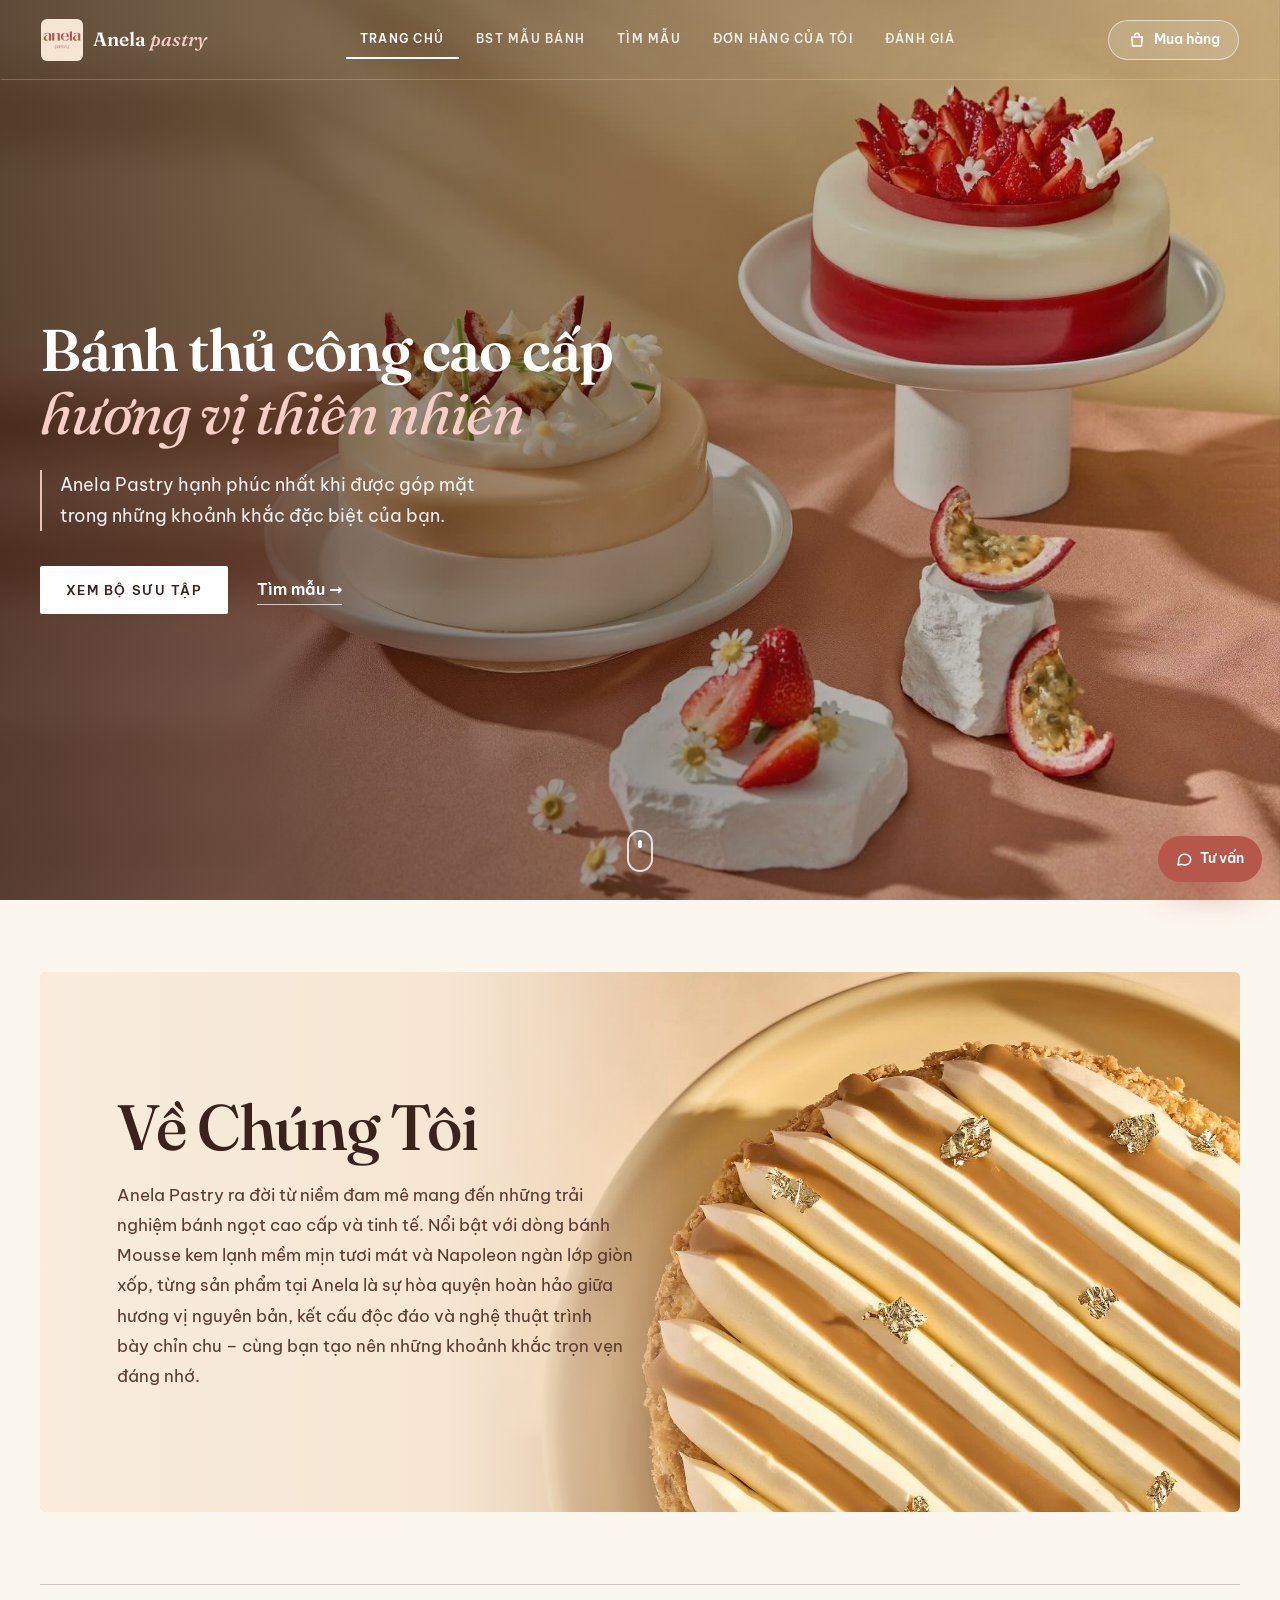
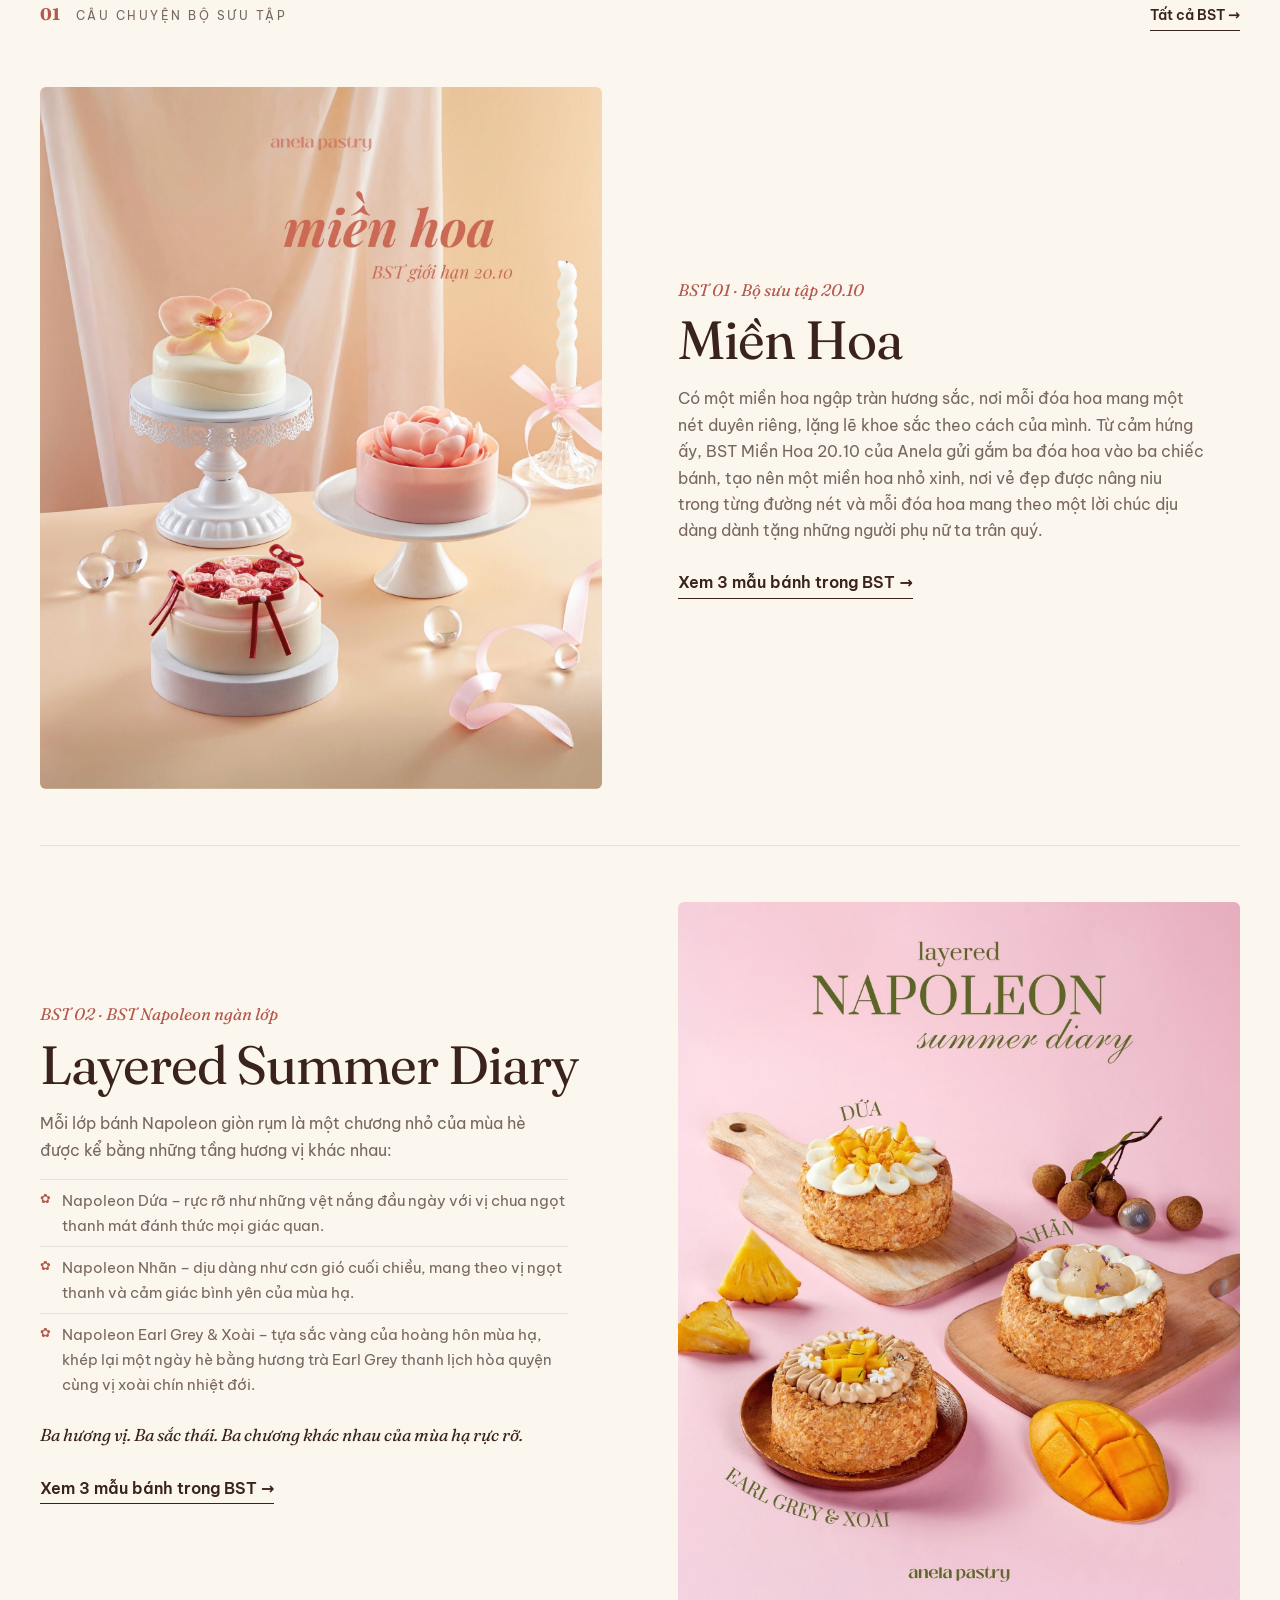
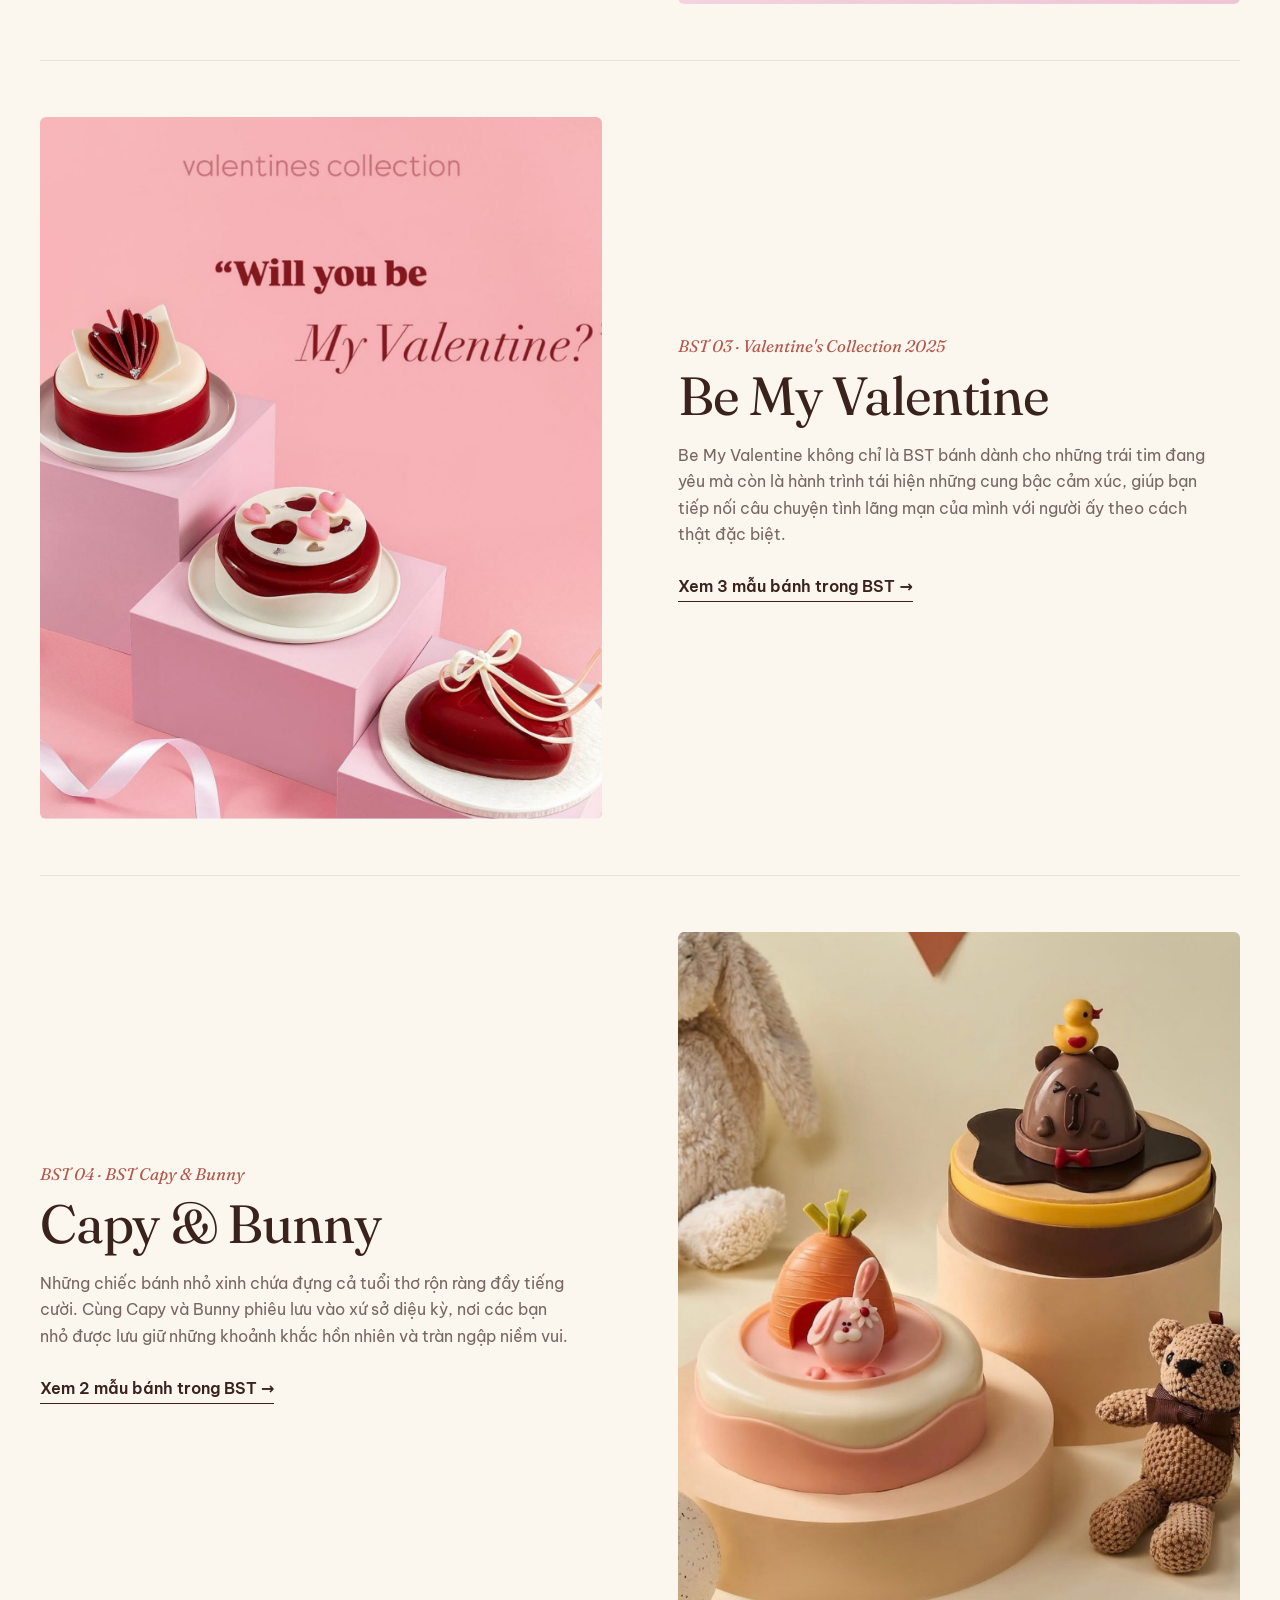
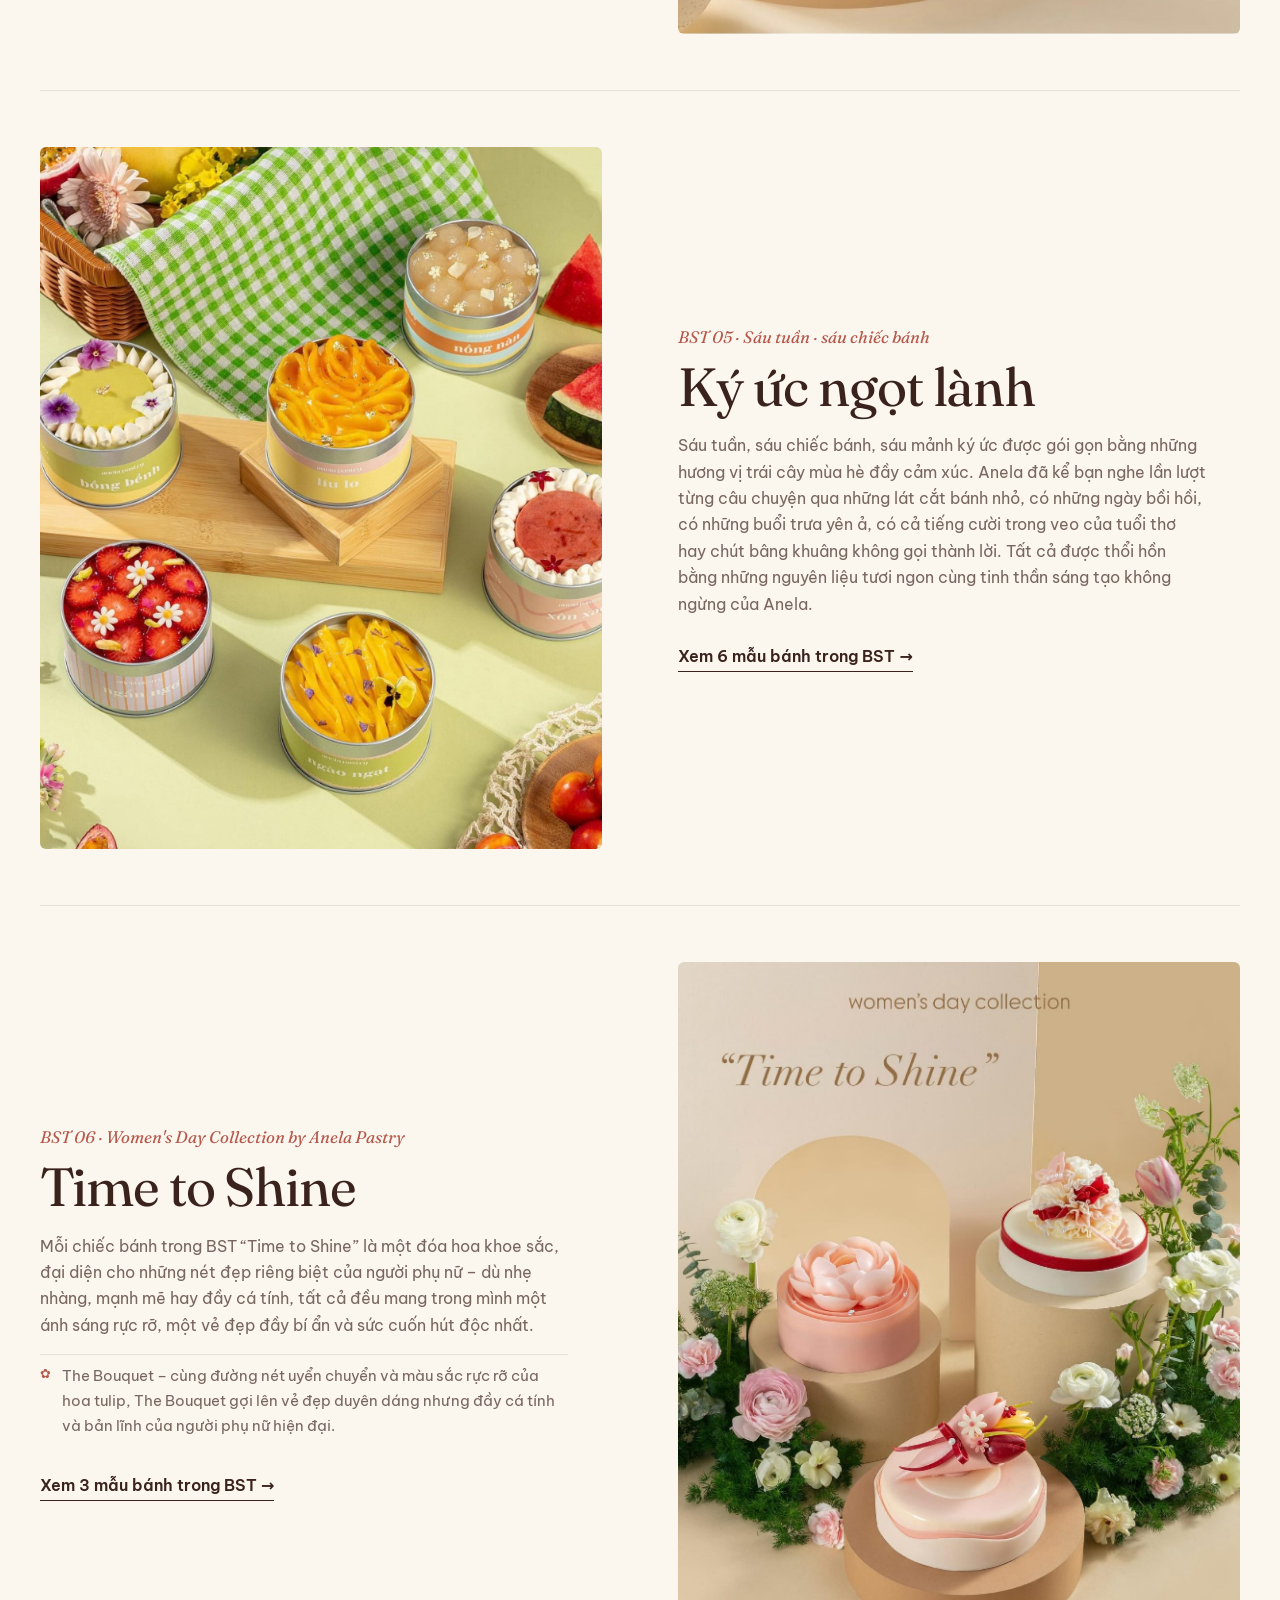
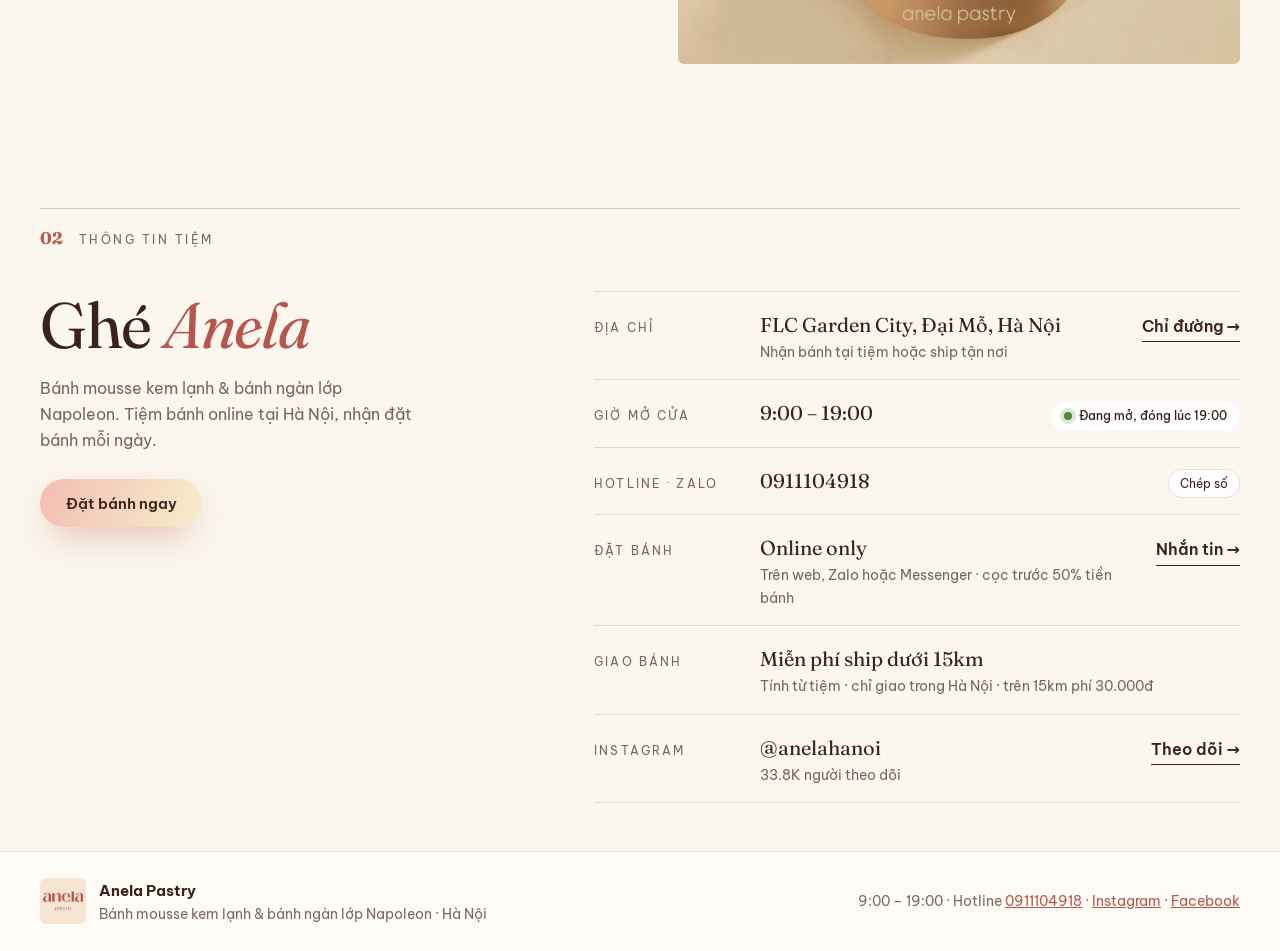
<file: index.html>
<!doctype html>
<html lang="vi">
<head>
  <meta charset="utf-8">
  <meta name="viewport" content="width=device-width, initial-scale=1">
  <title>Anela Pastry – Bánh mousse kem lạnh & ngàn lớp Hà Nội</title>
  <meta name="description" content="Anela Pastry – tiệm bánh online tại Hà Nội: bánh mousse kem lạnh, bánh ngàn lớp Napoleon, chiffon, cheesecake, bánh cưới. Nhận tại tiệm & ship tận nơi.">
  <link rel="icon" href="images/logo.png">
  <link rel="preconnect" href="https://fonts.googleapis.com">
  <link rel="preconnect" href="https://fonts.gstatic.com" crossorigin>
  <link href="https://fonts.googleapis.com/css2?family=Be+Vietnam+Pro:wght@300;400;500;600;700&family=Fraunces:ital,opsz,wght@0,9..144,400..700;1,9..144,400..700&display=swap" rel="stylesheet">
  <link rel="stylesheet" href="css/style.css">
</head>
<body data-page="home" class="phang">
  <div id="site-header"></div>

  <main>
    <section class="hero-anh">
      <div class="wrap hero-anh-noi">
        <h1><span>Bánh thủ công cao cấp</span> <em>hương vị thiên nhiên</em></h1>
        <p class="hero-quote">Anela Pastry hạnh phúc nhất khi được góp mặt trong những khoảnh khắc đặc biệt của bạn.</p>
        <div class="hero-actions">
          <a class="btn btn-sang" href="bo-suu-tap.html">Xem bộ sưu tập</a>
          <a class="hero-link" href="tim-mau.html">Tìm mẫu →</a>
        </div>
      </div>
      <a class="hero-cuon" href="#ve-chung-toi" aria-label="Cuộn xuống"></a>
    </section>

    <section class="wrap ve-khoi" id="ve-chung-toi">
      <div class="ve-chung-toi">
        <div class="ve-noi">
          <h2>Về Chúng Tôi</h2>
          <p>Anela Pastry ra đời từ niềm đam mê mang đến những trải nghiệm bánh ngọt cao cấp và tinh tế. Nổi bật với dòng bánh Mousse kem lạnh mềm mịn tươi mát và Napoleon ngàn lớp giòn xốp, từng sản phẩm tại Anela là sự hòa quyện hoàn hảo giữa hương vị nguyên bản, kết cấu độc đáo và nghệ thuật trình bày chỉn chu – cùng bạn tạo nên những khoảnh khắc trọn vẹn đáng nhớ.</p>
        </div>
      </div>
    </section>

    <section class="wrap toc-khoi" id="bst">
      <div class="rule"><b>01</b> Câu chuyện bộ sưu tập <a class="text-link" href="bo-suu-tap.html">Tất cả BST →</a></div>
      <div id="stories"></div>
    </section>

    <section class="wrap">
      <div class="rule"><b>02</b> Thông tin tiệm</div>
      <div class="visit" id="visit"></div>
    </section>
  </main>

  <div id="site-footer"></div>
  <script src="js/data.js"></script>
  <script src="js/app.js"></script>
</body>
</html>
</file>
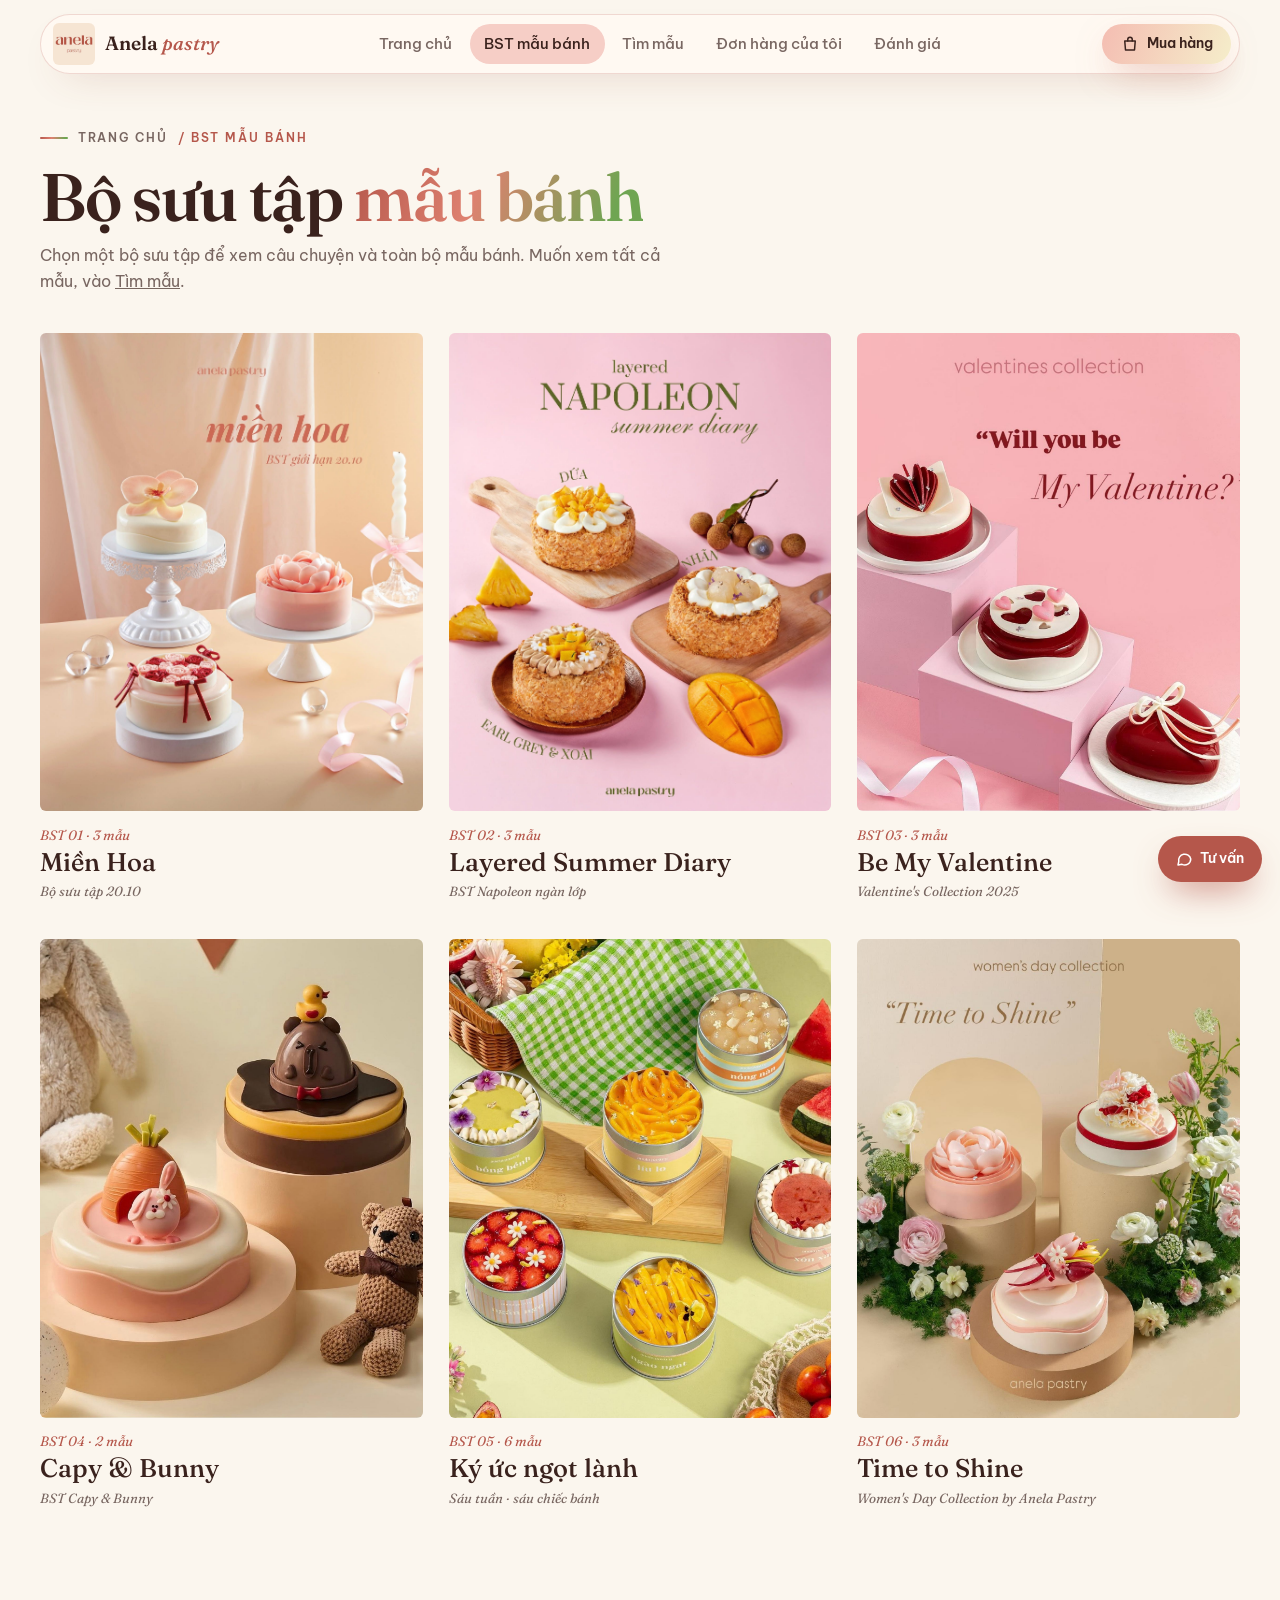
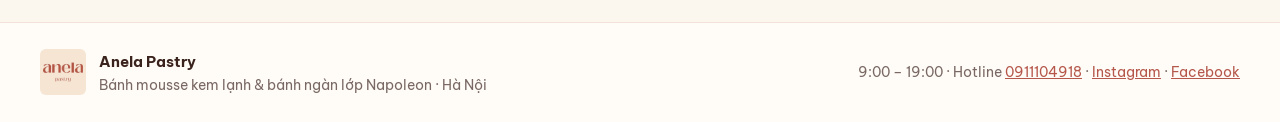
<file: bo-suu-tap.html>
<!doctype html>
<html lang="vi">
<head>
  <meta charset="utf-8">
  <meta name="viewport" content="width=device-width, initial-scale=1">
  <title>BST mẫu bánh – Anela Pastry</title>
  <meta name="description" content="Bộ sưu tập mẫu bánh của Anela Pastry: mousse kem lạnh, ngàn lớp Napoleon, chiffon, cheesecake, bánh cưới, hamper.">
  <link rel="icon" href="images/logo.png">
  <link rel="preconnect" href="https://fonts.googleapis.com">
  <link rel="preconnect" href="https://fonts.gstatic.com" crossorigin>
  <link href="https://fonts.googleapis.com/css2?family=Be+Vietnam+Pro:wght@300;400;500;600;700&family=Fraunces:ital,opsz,wght@0,9..144,400..700;1,9..144,400..700&display=swap" rel="stylesheet">
  <link rel="stylesheet" href="css/style.css">
</head>
<body data-page="collection" class="phang">
  <div id="site-header"></div>

  <main>
    <div class="page-hero">
      <div class="wrap">
        <div class="crumbs"><a href="index.html">Trang chủ</a> / BST mẫu bánh</div>
        <h1>Bộ sưu tập <span class="grad">mẫu bánh</span></h1>
        <p>Chọn một bộ sưu tập để xem câu chuyện và toàn bộ mẫu bánh. Muốn xem tất cả mẫu, vào <a href="tim-mau.html">Tìm mẫu</a>.</p>
      </div>
    </div>

    <section class="page-body">
      <div class="wrap" id="bst-area"></div>
    </section>

  </main>

  <div id="site-footer"></div>
  <script src="js/data.js"></script>
  <script src="js/app.js"></script>
</body>
</html>
</file>
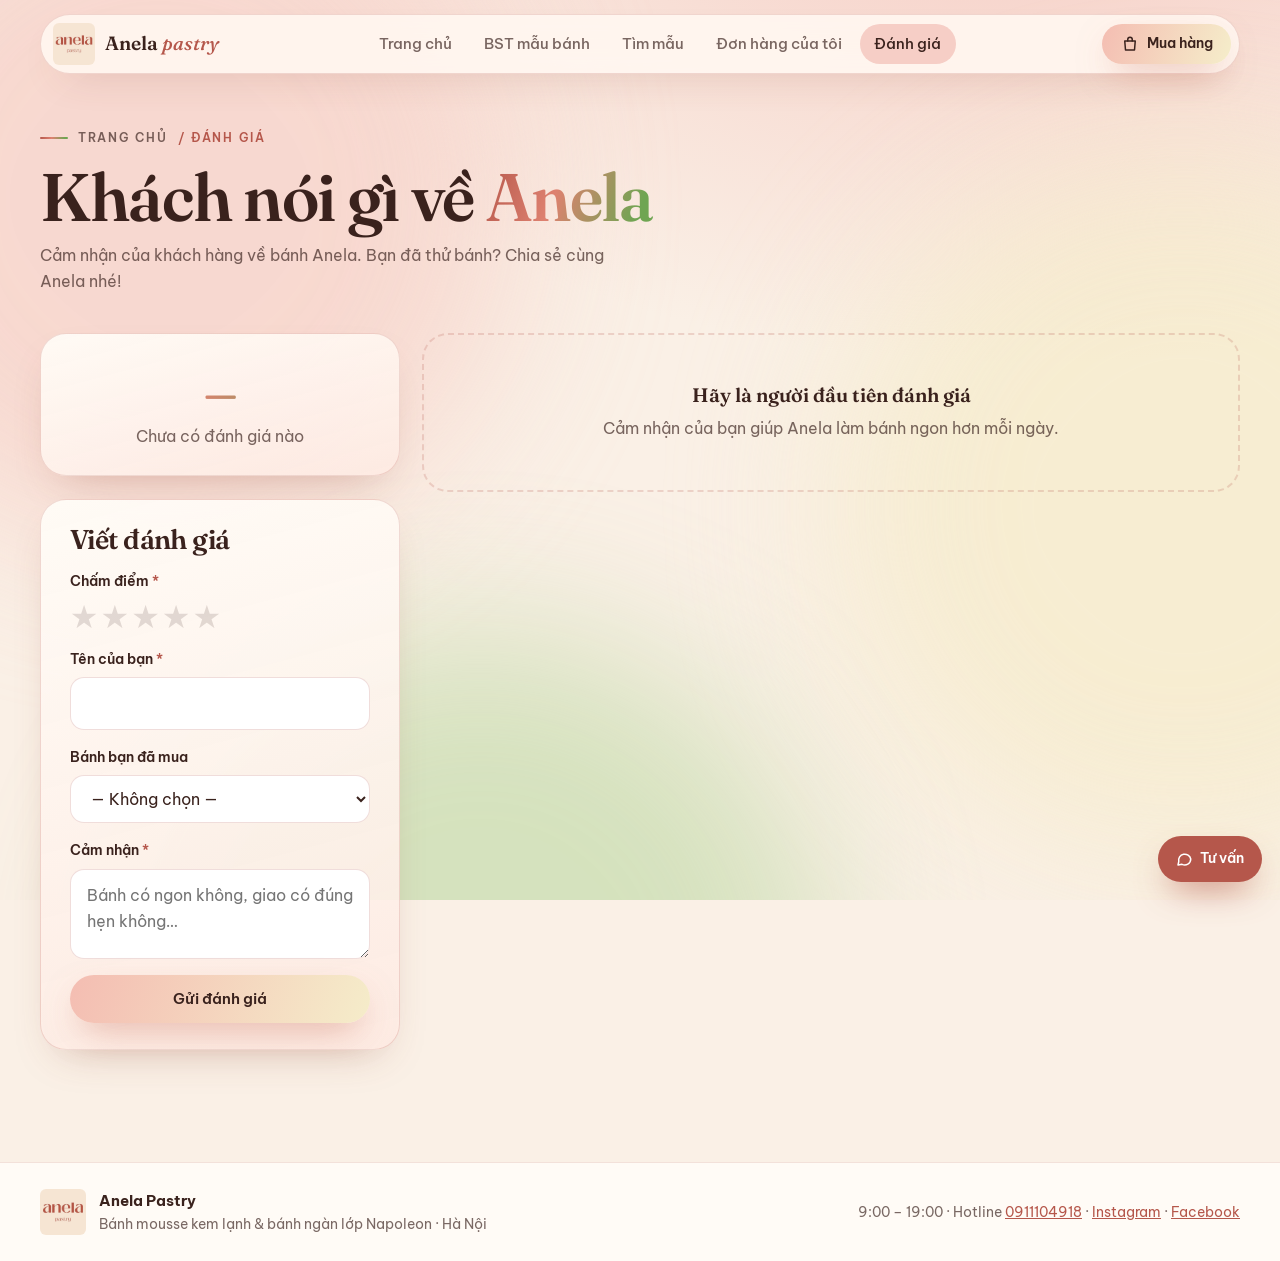
<file: danh-gia.html>
<!doctype html>
<html lang="vi">
<head>
  <meta charset="utf-8">
  <meta name="viewport" content="width=device-width, initial-scale=1">
  <title>Đánh giá – Anela Pastry</title>
  <meta name="description" content="Đánh giá của khách hàng về bánh Anela Pastry.">
  <link rel="icon" href="images/logo.png">
  <link rel="preconnect" href="https://fonts.googleapis.com">
  <link rel="preconnect" href="https://fonts.gstatic.com" crossorigin>
  <link href="https://fonts.googleapis.com/css2?family=Be+Vietnam+Pro:wght@300;400;500;600;700&family=Fraunces:ital,opsz,wght@0,9..144,400..700;1,9..144,400..700&display=swap" rel="stylesheet">
  <link rel="stylesheet" href="css/style.css">
</head>
<body data-page="reviews">
  <div id="site-header"></div>

  <main>
    <div class="page-hero">
      <div class="wrap">
        <div class="crumbs"><a href="index.html">Trang chủ</a> / Đánh giá</div>
        <h1>Khách nói gì về <span class="grad">Anela</span></h1>
        <p>Cảm nhận của khách hàng về bánh Anela. Bạn đã thử bánh? Chia sẻ cùng Anela nhé!</p>
      </div>
    </div>

    <section class="page-body">
      <div class="wrap review-layout">
        <aside>
          <div class="panel rating-summary" id="rating-summary"></div>
          <form class="panel" id="review-form">
            <h2>Viết đánh giá</h2>
            <div class="field">
              <span class="field-label">Chấm điểm <span class="req">*</span></span>
              <div class="star-input" role="radiogroup" aria-label="Số sao">
                <input type="radio" id="s5" name="rating" value="5" required><label for="s5" title="5 sao">★</label>
                <input type="radio" id="s4" name="rating" value="4"><label for="s4" title="4 sao">★</label>
                <input type="radio" id="s3" name="rating" value="3"><label for="s3" title="3 sao">★</label>
                <input type="radio" id="s2" name="rating" value="2"><label for="s2" title="2 sao">★</label>
                <input type="radio" id="s1" name="rating" value="1"><label for="s1" title="1 sao">★</label>
              </div>
            </div>
            <div class="field">
              <label for="r-name">Tên của bạn <span class="req">*</span></label>
              <input id="r-name" class="input" name="fullname" required maxlength="60">
            </div>
            <div class="field">
              <label for="r-product">Bánh bạn đã mua</label>
              <select id="r-product" class="input" name="product"></select>
            </div>
            <div class="field">
              <label for="r-text">Cảm nhận <span class="req">*</span></label>
              <textarea id="r-text" class="input" name="text" required maxlength="600" placeholder="Bánh có ngon không, giao có đúng hẹn không…"></textarea>
            </div>
            <button class="btn btn-primary btn-block" type="submit">Gửi đánh giá</button>
          </form>
        </aside>
        <div id="review-list"></div>
      </div>
    </section>
  </main>

  <div id="site-footer"></div>
  <script src="js/data.js"></script>
  <script src="js/app.js"></script>
</body>
</html>
</file>
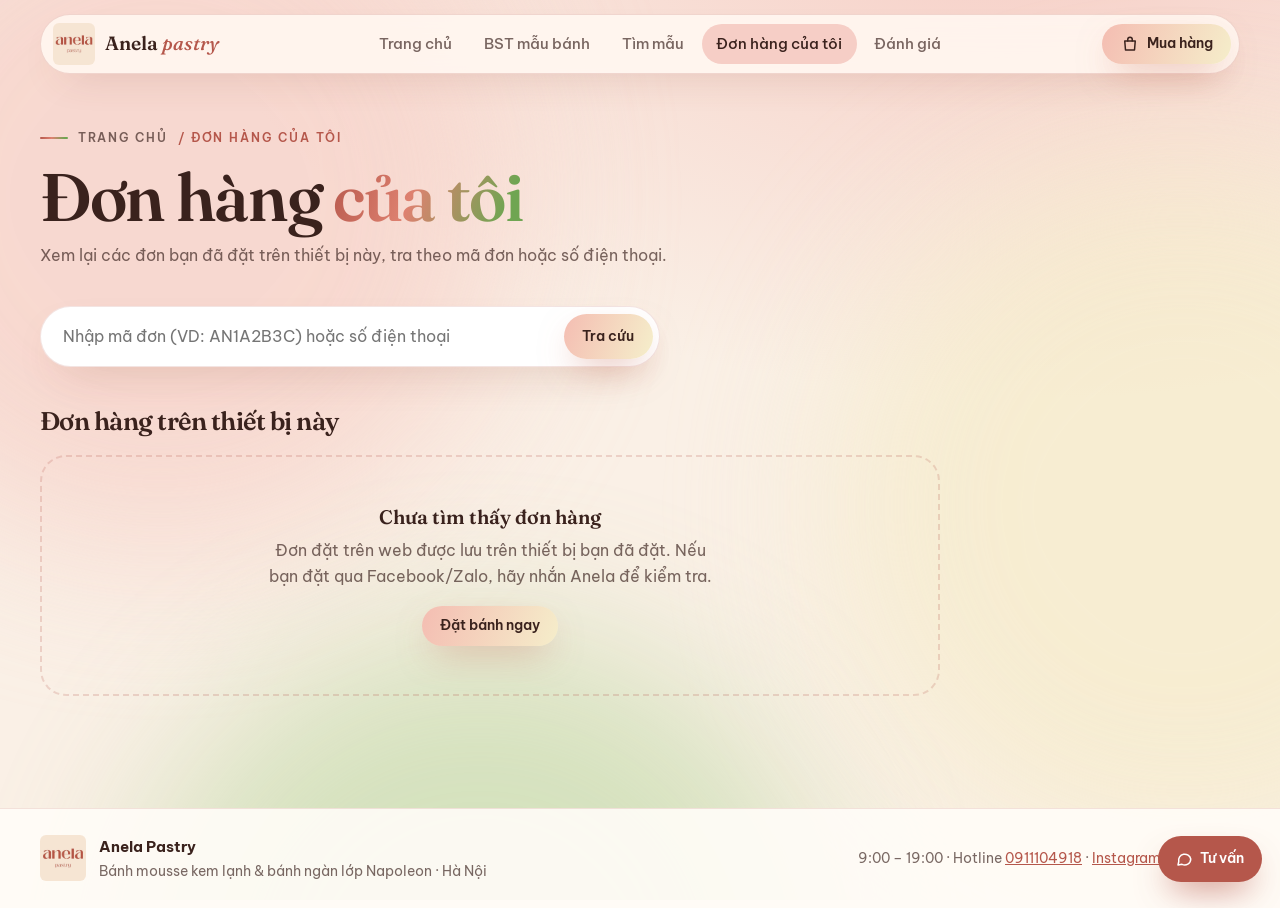
<file: don-hang.html>
<!doctype html>
<html lang="vi">
<head>
  <meta charset="utf-8">
  <meta name="viewport" content="width=device-width, initial-scale=1">
  <title>Đơn hàng của tôi – Anela Pastry</title>
  <meta name="description" content="Tra cứu đơn đặt bánh tại Anela Pastry.">
  <link rel="icon" href="images/logo.png">
  <link rel="preconnect" href="https://fonts.googleapis.com">
  <link rel="preconnect" href="https://fonts.gstatic.com" crossorigin>
  <link href="https://fonts.googleapis.com/css2?family=Be+Vietnam+Pro:wght@300;400;500;600;700&family=Fraunces:ital,opsz,wght@0,9..144,400..700;1,9..144,400..700&display=swap" rel="stylesheet">
  <link rel="stylesheet" href="css/style.css">
</head>
<body data-page="orders">
  <div id="site-header"></div>

  <main>
    <div class="page-hero">
      <div class="wrap">
        <div class="crumbs"><a href="index.html">Trang chủ</a> / Đơn hàng của tôi</div>
        <h1>Đơn hàng <span class="grad">của tôi</span></h1>
        <p>Xem lại các đơn bạn đã đặt trên thiết bị này, tra theo mã đơn hoặc số điện thoại.</p>
      </div>
    </div>

    <section class="page-body">
      <div class="wrap"><div class="orders-body">
        <form class="lookup" id="lookup-form" role="search">
          <label class="sr-only" for="lq">Mã đơn hoặc số điện thoại</label>
          <input id="lq" class="input" name="q" placeholder="Nhập mã đơn (VD: AN1A2B3C) hoặc số điện thoại">
          <button class="btn btn-primary btn-sm" type="submit">Tra cứu</button>
        </form>
        <h2 id="orders-heading"></h2>
        <div id="orders-list"></div>
        </div>
      </div>
    </section>
  </main>

  <div id="site-footer"></div>
  <script src="js/data.js"></script>
  <script src="js/app.js"></script>
</body>
</html>
</file>
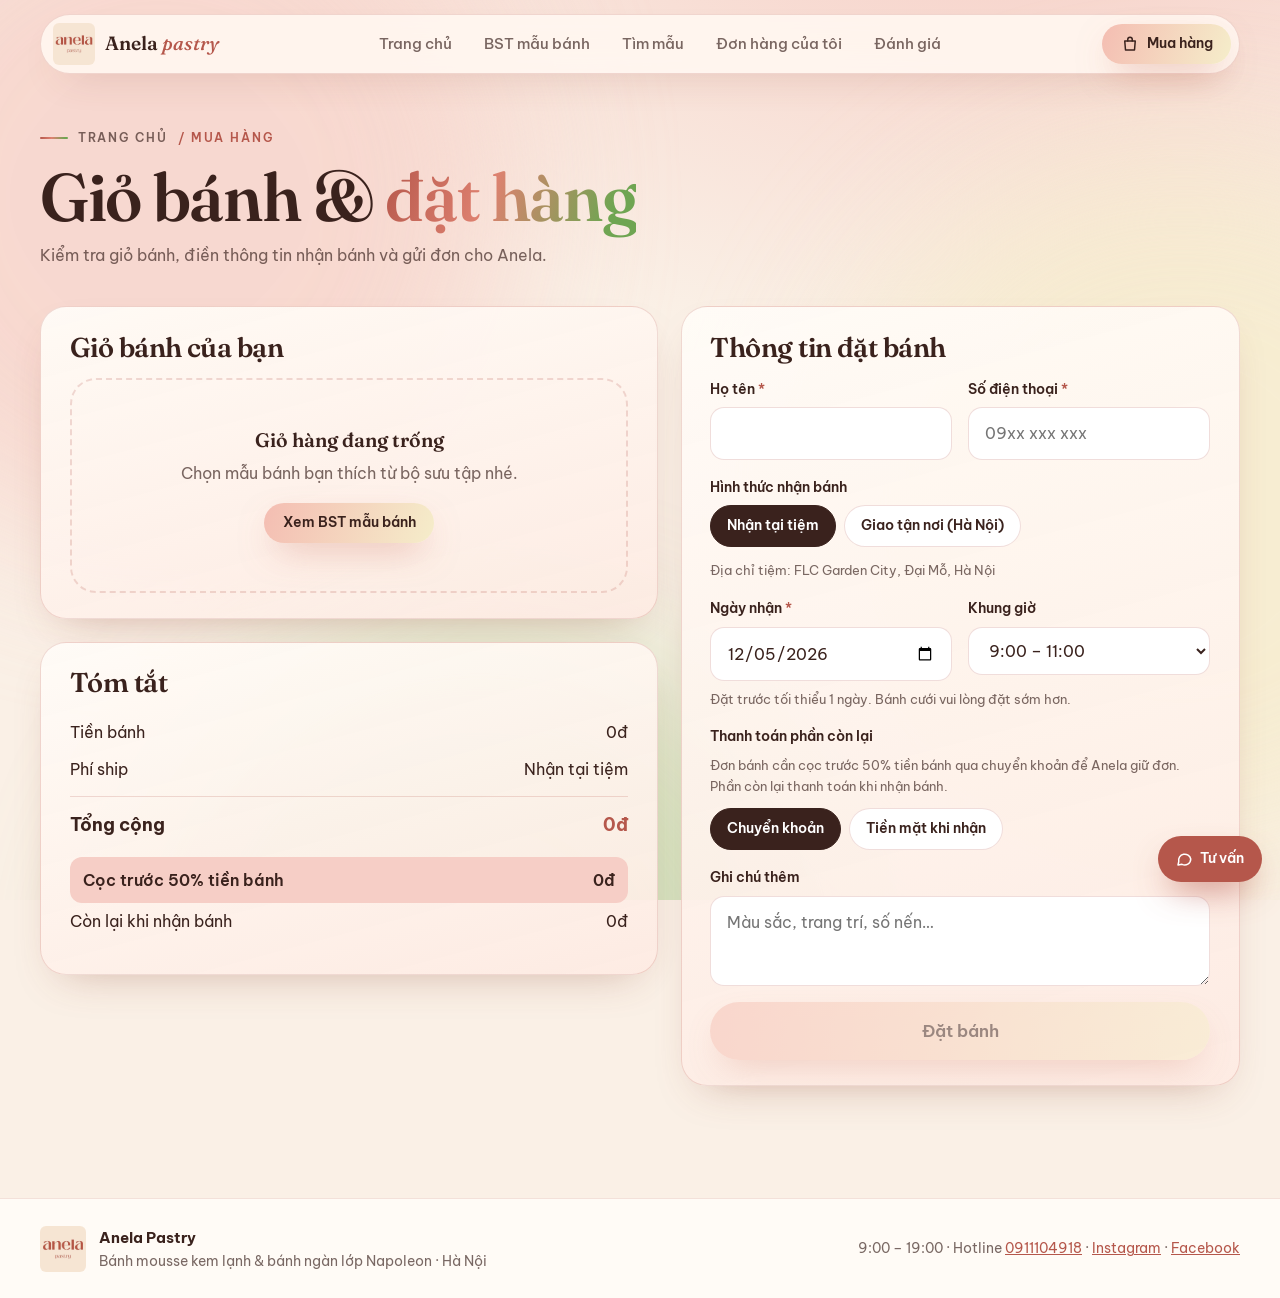
<file: mua-hang.html>
<!doctype html>
<html lang="vi">
<head>
  <meta charset="utf-8">
  <meta name="viewport" content="width=device-width, initial-scale=1">
  <title>Mua hàng – Anela Pastry</title>
  <meta name="description" content="Giỏ hàng và đặt bánh online tại Anela Pastry Hà Nội.">
  <link rel="icon" href="images/logo.png">
  <link rel="preconnect" href="https://fonts.googleapis.com">
  <link rel="preconnect" href="https://fonts.gstatic.com" crossorigin>
  <link href="https://fonts.googleapis.com/css2?family=Be+Vietnam+Pro:wght@300;400;500;600;700&family=Fraunces:ital,opsz,wght@0,9..144,400..700;1,9..144,400..700&display=swap" rel="stylesheet">
  <link rel="stylesheet" href="css/style.css">
</head>
<body data-page="checkout">
  <div id="site-header"></div>

  <main>
    <div class="page-hero">
      <div class="wrap">
        <div class="crumbs"><a href="index.html">Trang chủ</a> / Mua hàng</div>
        <h1>Giỏ bánh & <span class="grad">đặt hàng</span></h1>
        <p>Kiểm tra giỏ bánh, điền thông tin nhận bánh và gửi đơn cho Anela.</p>
      </div>
    </div>

    <section class="page-body">
      <div class="wrap">
        <div id="order-success" hidden></div>

        <div class="checkout" id="checkout-shell">
          <div>
            <div class="panel">
              <h2>Giỏ bánh của bạn</h2>
              <div id="cart-list"></div>
            </div>
            <div class="panel">
              <h2>Tóm tắt</h2>
              <div class="summary-row"><span>Tiền bánh</span><span id="sum-sub">0đ</span></div>
              <div class="summary-row"><span>Phí ship</span><span id="sum-ship">Nhận tại tiệm</span></div>
              <div class="summary-row total"><span>Tổng cộng</span><span id="sum-total">0đ</span></div>
              <div class="summary-row coc"><span id="sum-deposit-label">Cọc trước</span><span id="sum-deposit">0đ</span></div>
              <div class="summary-row"><span>Còn lại khi nhận bánh</span><span id="sum-rest">0đ</span></div>
              <p id="sum-note" style="margin:8px 0 0;font-size:14px;color:var(--muted)"></p>
            </div>
          </div>

          <form class="panel" id="checkout-form" novalidate>
            <h2>Thông tin đặt bánh</h2>
            <div class="row-2">
              <div class="field">
                <label for="f-name">Họ tên <span class="req">*</span></label>
                <input id="f-name" class="input" name="fullname" required autocomplete="name">
              </div>
              <div class="field">
                <label for="f-phone">Số điện thoại <span class="req">*</span></label>
                <input id="f-phone" class="input" name="phone" type="tel" required autocomplete="tel" placeholder="09xx xxx xxx">
              </div>
            </div>

            <div class="field">
              <span class="field-label">Hình thức nhận bánh</span>
              <div class="choice-group">
                <label class="choice"><input type="radio" name="delivery" value="pickup" checked><span>Nhận tại tiệm</span></label>
                <label class="choice"><input type="radio" name="delivery" value="ship"><span>Giao tận nơi (Hà Nội)</span></label>
              </div>
              <p class="hint" id="pickup-hint" style="margin:6px 0 0"></p>
            </div>

            <div class="field" id="address-field" hidden>
              <label for="f-address">Địa chỉ giao bánh <span class="req">*</span></label>
              <input id="f-address" class="input" name="address" autocomplete="street-address" placeholder="Số nhà, ngõ, đường, toà nhà">
            </div>
            <div class="field" id="distance-field" hidden></div>

            <div class="row-2">
              <div class="field">
                <label for="f-date">Ngày nhận <span class="req">*</span></label>
                <input id="f-date" class="input" name="date" type="date" required>
              </div>
              <div class="field">
                <label for="f-slot">Khung giờ</label>
                <select id="f-slot" class="input" name="slot"></select>
              </div>
            </div>
            <p class="hint" id="lead-hint" style="margin:-8px 0 14px"></p>

            <div class="field">
              <span class="field-label">Thanh toán phần còn lại</span>
              <p class="hint" id="deposit-hint" style="margin:0 0 4px"></p>
              <div class="choice-group">
                <label class="choice"><input type="radio" name="payment" value="bank" checked><span>Chuyển khoản</span></label>
                <label class="choice"><input type="radio" name="payment" value="cash"><span>Tiền mặt khi nhận</span></label>
              </div>
            </div>
            <div id="bank-info"></div>

            <div class="field">
              <label for="f-notes">Ghi chú thêm</label>
              <textarea id="f-notes" class="input" name="notes" placeholder="Màu sắc, trang trí, số nến…"></textarea>
            </div>

            <button class="btn btn-primary btn-lg btn-block" id="submit-order" type="submit">Đặt bánh</button>
          </form>
        </div>
      </div>
    </section>
  </main>

  <div id="site-footer"></div>
  <script src="js/data.js"></script>
  <script src="js/phuong-hanoi.js"></script>
  <script src="js/app.js"></script>
</body>
</html>
</file>
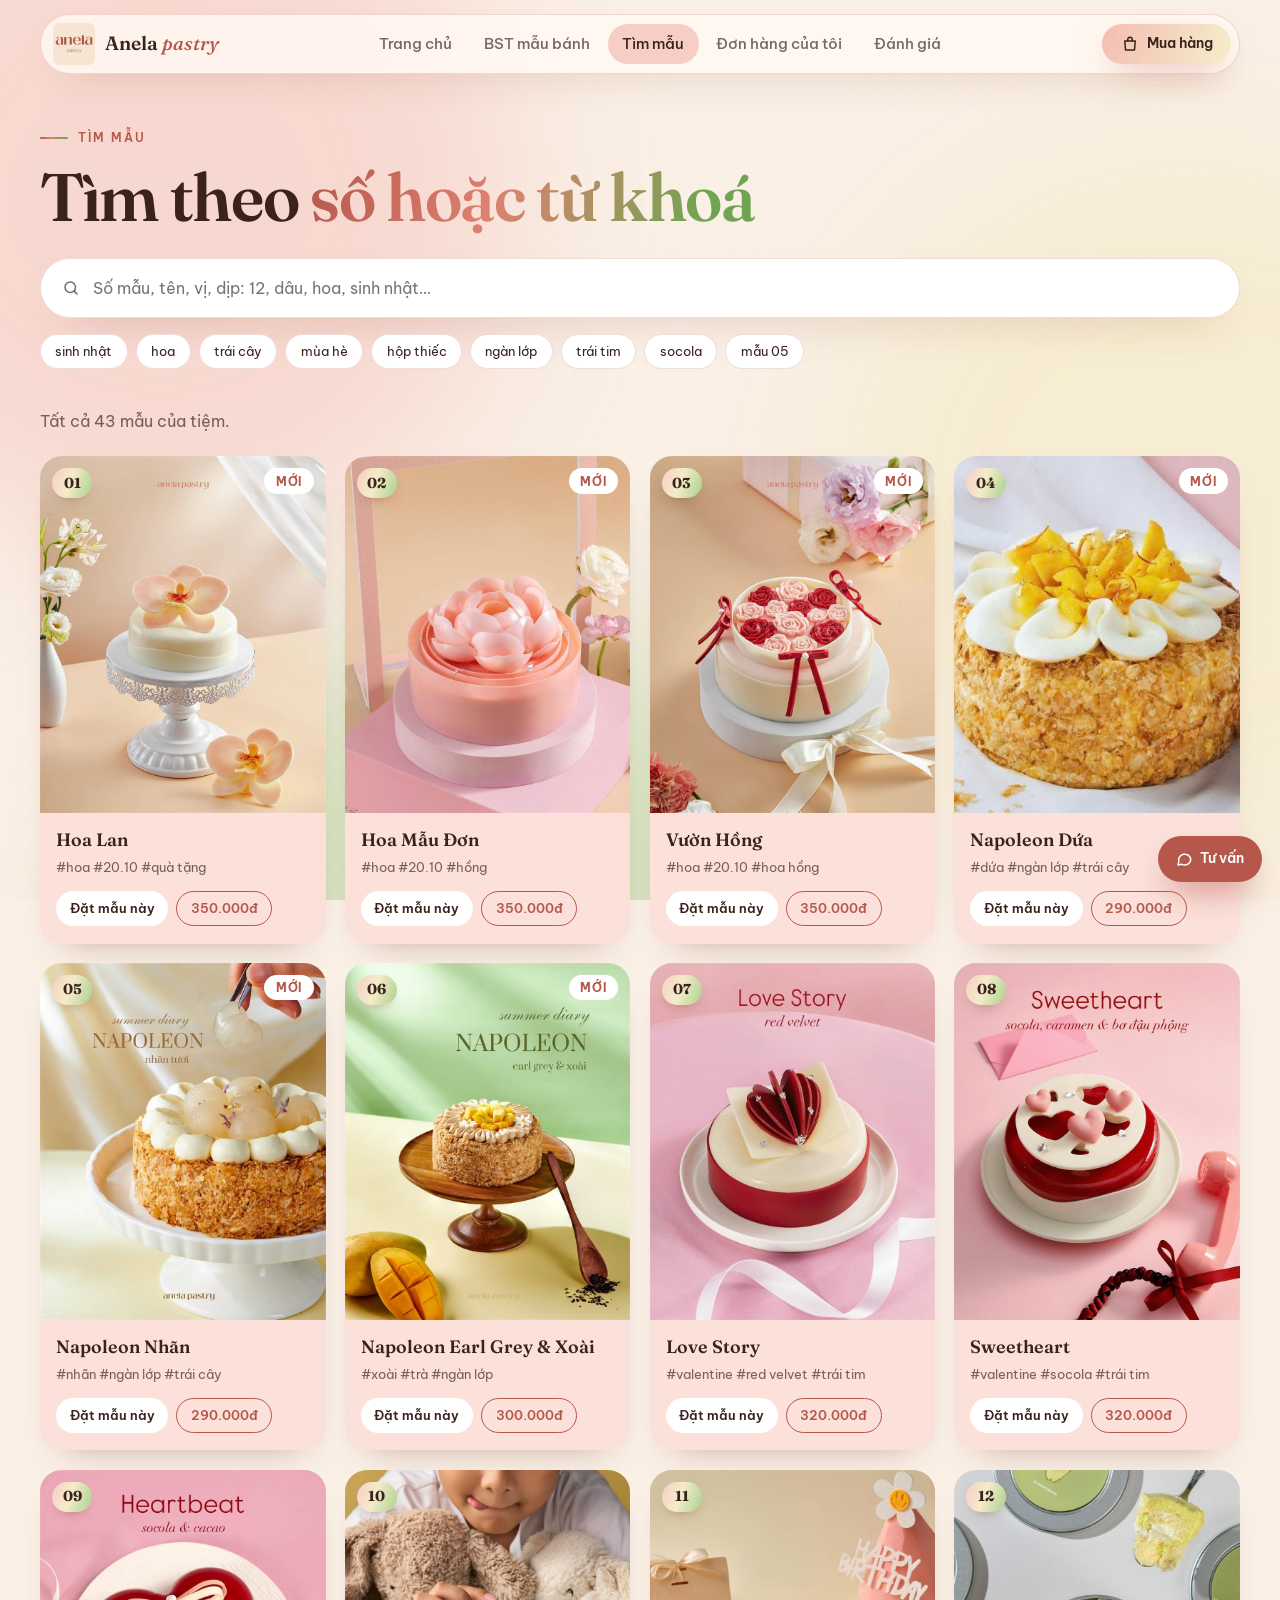
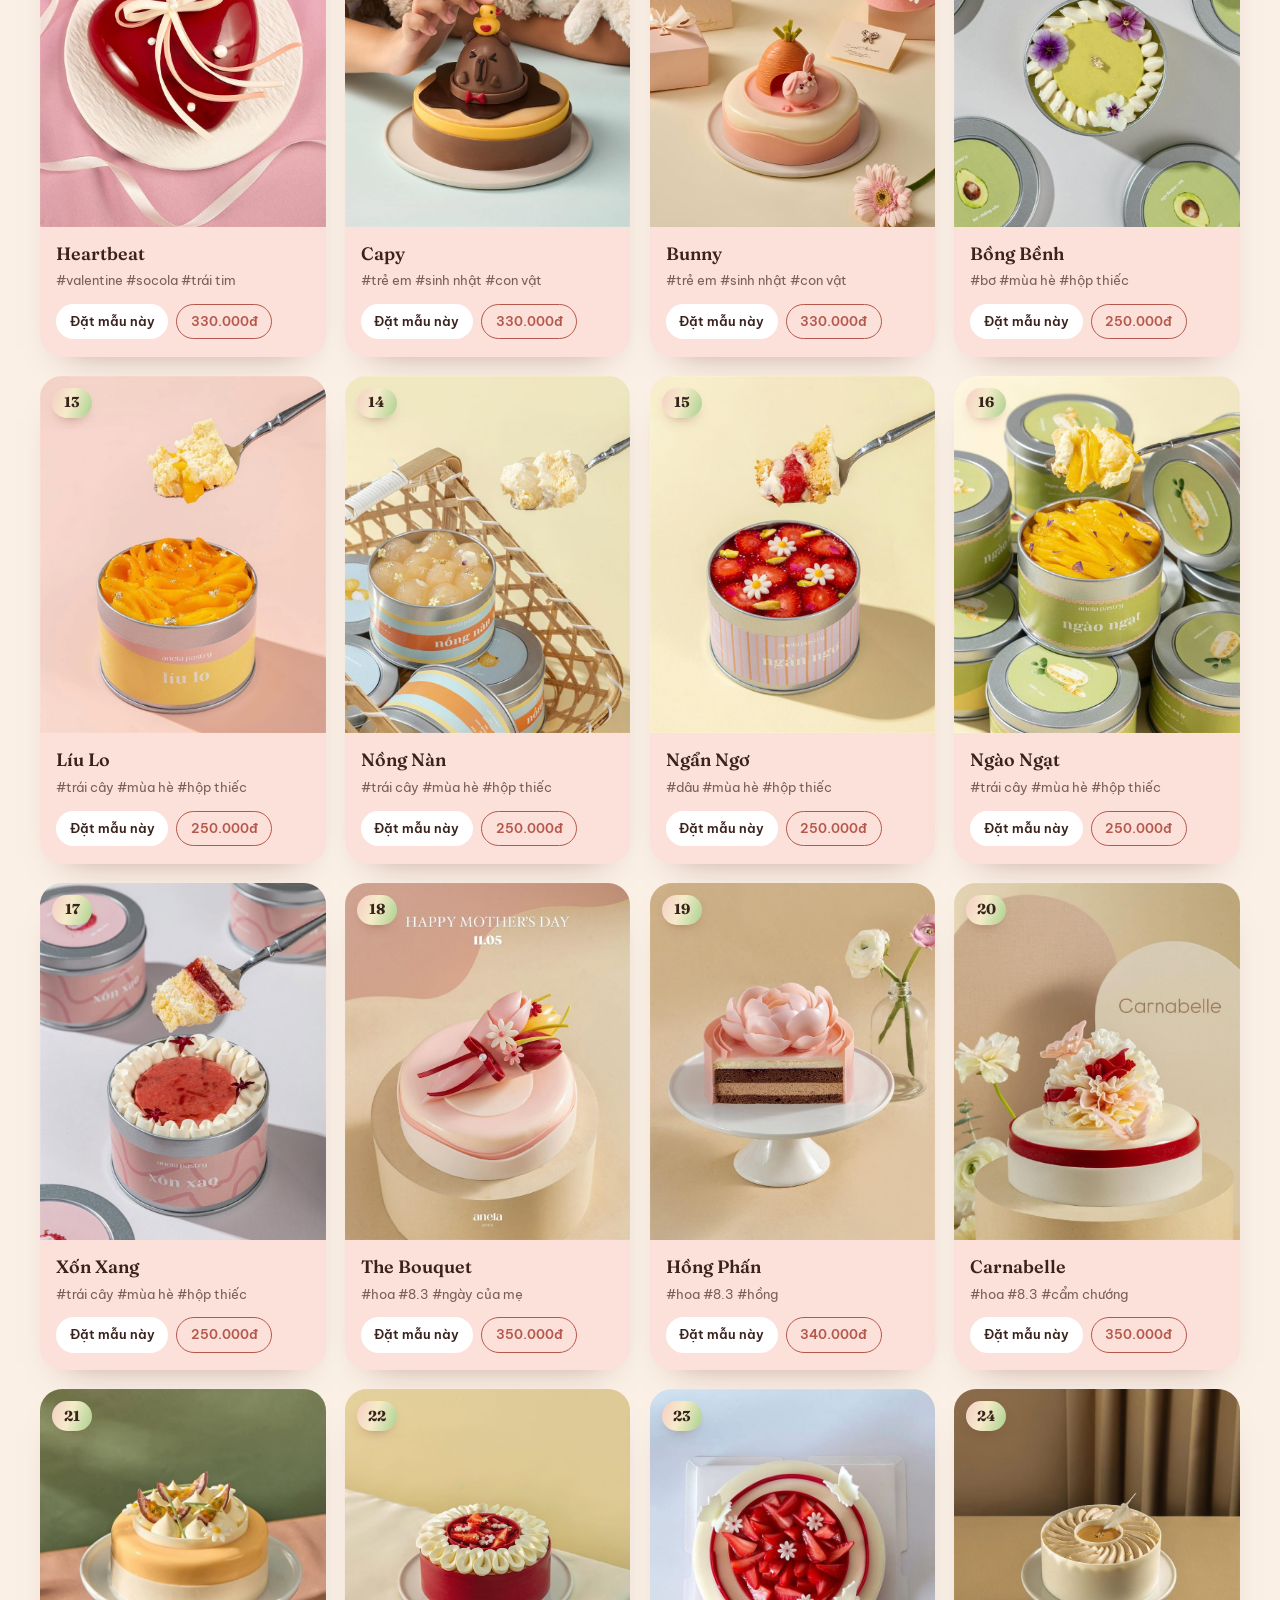
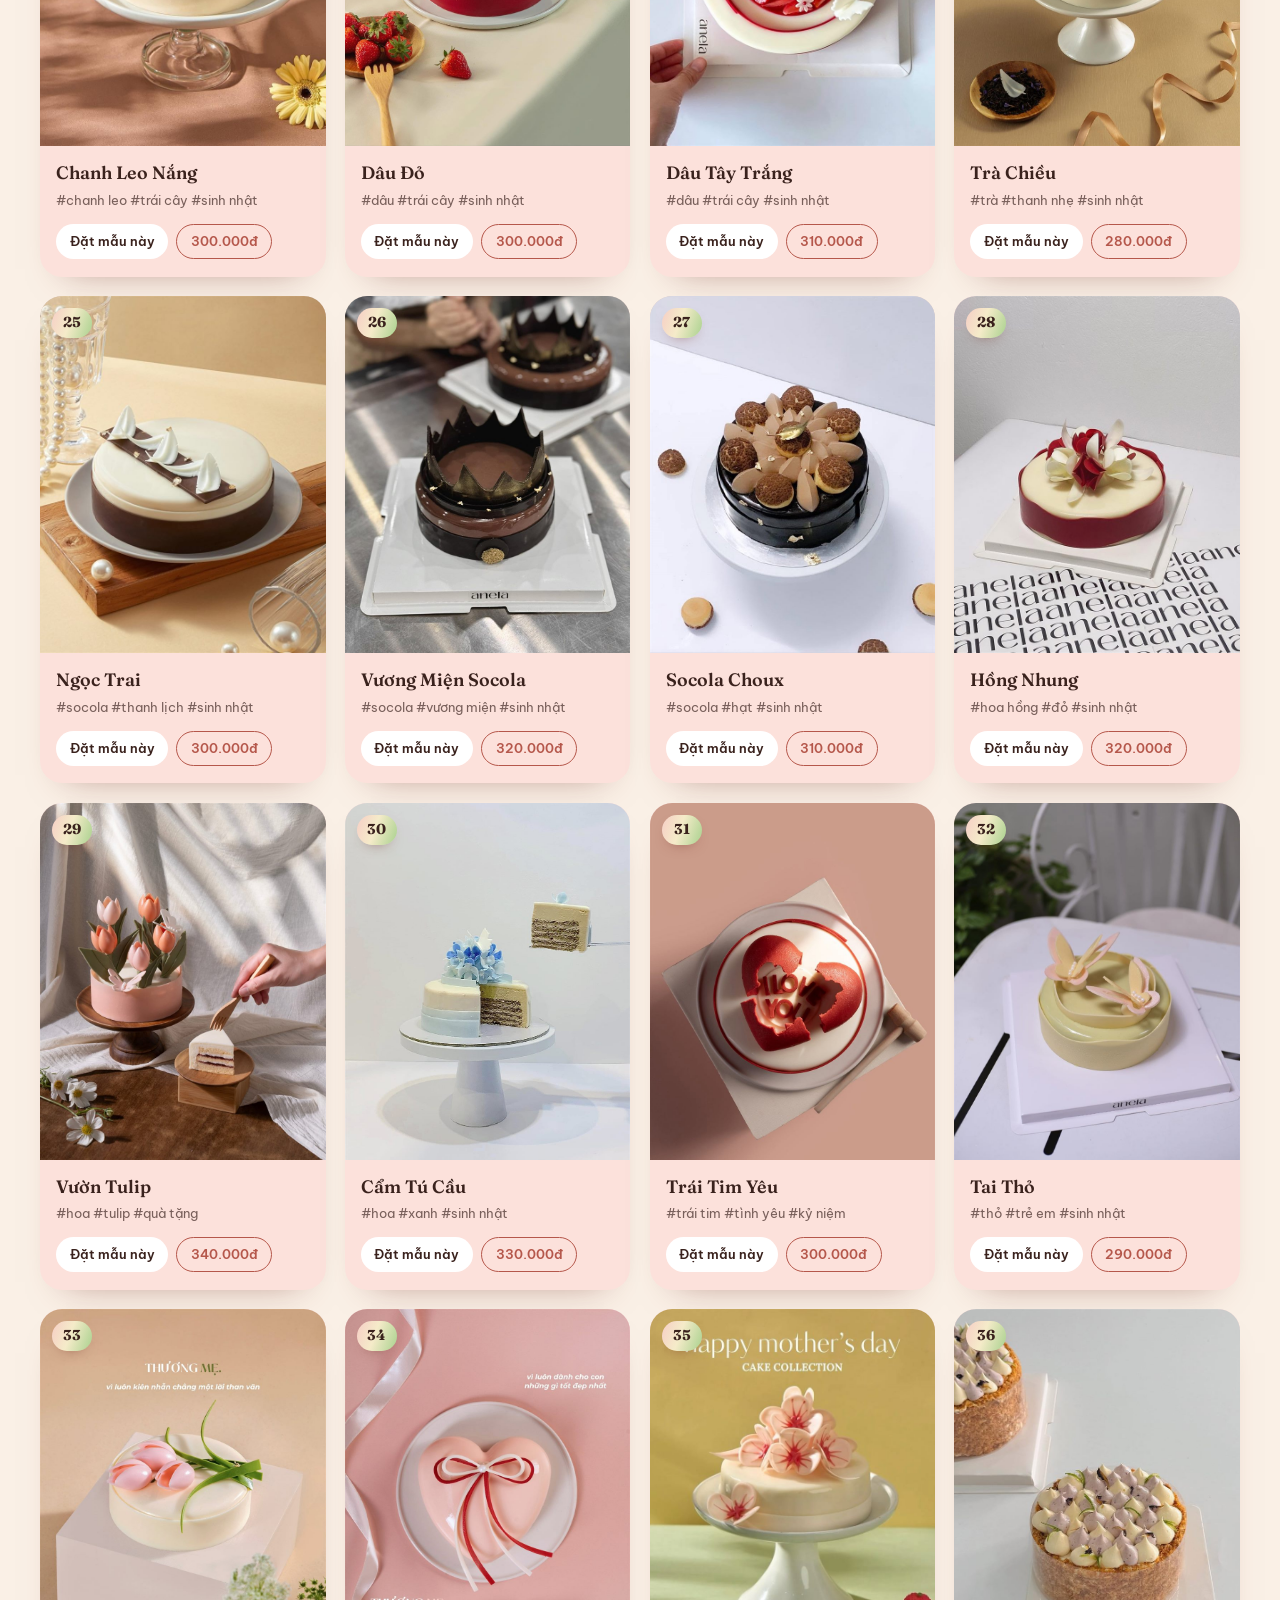
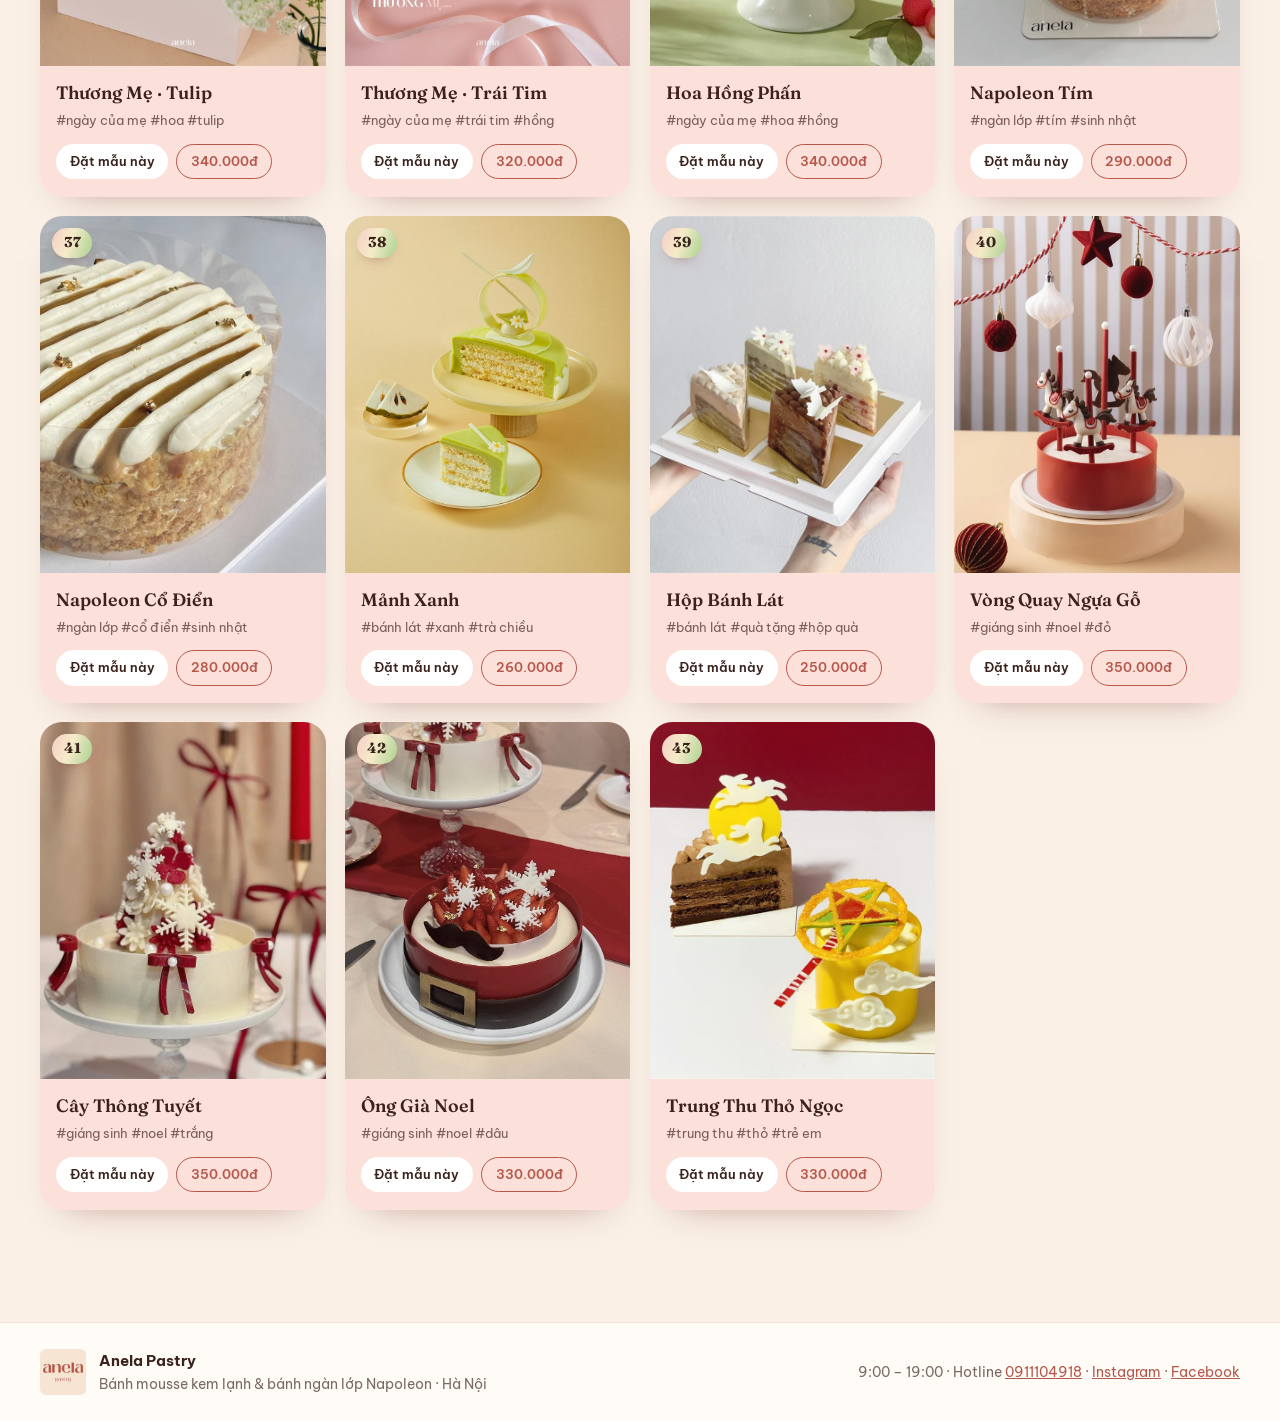
<file: tim-mau.html>
<!doctype html>
<html lang="vi">
<head>
  <meta charset="utf-8">
  <meta name="viewport" content="width=device-width, initial-scale=1">
  <title>Tìm mẫu bánh – Anela Pastry</title>
  <meta name="description" content="Tìm mẫu bánh theo tên, vị, loại bánh và ngân sách tại Anela Pastry.">
  <link rel="icon" href="images/logo.png">
  <link rel="preconnect" href="https://fonts.googleapis.com">
  <link rel="preconnect" href="https://fonts.gstatic.com" crossorigin>
  <link href="https://fonts.googleapis.com/css2?family=Be+Vietnam+Pro:wght@300;400;500;600;700&family=Fraunces:ital,opsz,wght@0,9..144,400..700;1,9..144,400..700&display=swap" rel="stylesheet">
  <link rel="stylesheet" href="css/style.css">
</head>
<body data-page="search">
  <div id="site-header"></div>

  <main>
    <div class="page-hero">
      <div class="wrap">
        <div class="crumbs">Tìm mẫu</div>
        <h1>Tìm theo <span class="grad">số hoặc từ khoá</span></h1>
        <form id="search-form" class="tim-o" role="search">
          <svg viewBox="0 0 24 24" fill="none" stroke="currentColor" stroke-width="2" stroke-linecap="round" aria-hidden="true"><circle cx="11" cy="11" r="7"/><path d="m20 20-3.5-3.5"/></svg>
          <label class="sr-only" for="q">Tìm mẫu bánh</label>
          <input id="q" name="q" type="search" placeholder="Số mẫu, tên, vị, dịp: 12, dâu, hoa, sinh nhật…" autocomplete="off">
        </form>
        <div class="tim-goi" id="tim-goi" aria-label="Gợi ý tìm nhanh"></div>
      </div>
    </div>

    <section class="page-body">
      <div class="wrap">
        <p class="tim-dem" id="result-count" aria-live="polite"></p>
        <div class="grid" id="search-grid"></div>
      </div>
    </section>
  </main>

  <div id="site-footer"></div>
  <script src="js/data.js"></script>
  <script src="js/app.js"></script>
</body>
</html>
</file>
<file: css/style.css>
/* =====================================================================
   ANELA PASTRY: nền kem hồng, khung kính, điểm nhấn hồng – kem – xanh lá
   Muốn đổi màu cả trang: sửa các biến trong :root
   ===================================================================== */
:root {
  --green: #A9D18E;
  --peach: #F2D1C2;
  --cream: #F5EBC9;
  --pink: #F6CEC6;

  --bg: #FAF0E6;
  --fg: #3A221D;
  --muted: rgba(58, 34, 29, .68);
  --accent: #B5574B;
  --accent-dark: #93423A;
  --ok: #4F8A36;
  --line: rgba(181, 87, 75, .16);
  --card: #FFFFFF;
  --khung: linear-gradient(165deg, rgba(255, 252, 247, .94) 0%, rgba(253, 234, 226, .9) 100%);
  --khung-vien: rgba(181, 87, 75, .2);
  --khung-bong: 0 18px 44px -22px rgba(140, 70, 50, .38);
  --grad: linear-gradient(110deg, #F6CEC6, #F5EBC9 45%, #A9D18E);
  --grad-chu: linear-gradient(110deg, #B5574B, #DE8170 42%, #6FA552 88%);
  --r: 26px;
  --font-display: "Fraunces", Georgia, serif;
  --font-body: "Be Vietnam Pro", system-ui, -apple-system, "Segoe UI", sans-serif;
}

*, *::before, *::after { box-sizing: border-box; }
html { -webkit-text-size-adjust: 100%; scroll-behavior: smooth; }
body {
  margin: 0;
  font-family: var(--font-body);
  font-size: 16px;
  line-height: 1.65;
  color: var(--fg);
  background: radial-gradient(1200px 700px at 80% -10%, #F6CEC6, transparent 70%), var(--bg);
  overflow-x: hidden;
  min-height: 100vh; display: flex; flex-direction: column;
}
img { max-width: 100%; display: block; }
a { color: inherit; }
h1, h2, h3, p, dl, dd, dt, ul, figure { margin: 0; }
ul { padding: 0; list-style: none; }
button, input, select, textarea { font: inherit; color: inherit; }
[hidden] { display: none !important; }
:focus-visible { outline: 2px solid var(--accent); outline-offset: 3px; border-radius: 8px; }
.sr-only { position: absolute; width: 1px; height: 1px; overflow: hidden; clip: rect(0 0 0 0); white-space: nowrap; }
.wrap { width: min(1200px, 100% - 32px); margin-inline: auto; }
.muted { color: var(--muted); }

.grad { background: var(--grad-chu); -webkit-background-clip: text; background-clip: text; color: transparent; }
h1, h2 { font-family: var(--font-display); font-weight: 600; line-height: 1.06; letter-spacing: -.02em; text-wrap: balance; }
h1 { font-size: clamp(2.5rem, 6.4vw, 5rem); margin-block: 1rem 1.1rem; }
h2 { font-size: clamp(2rem, 4.6vw, 3.3rem); }
h3 { font-family: var(--font-display); font-weight: 600; font-size: 1.22rem; line-height: 1.25; }
.eyebrow {
  display: inline-flex; align-items: center; gap: .6rem;
  font-size: .76rem; font-weight: 600; letter-spacing: .16em; text-transform: uppercase; color: var(--accent);
}
.eyebrow::before { content: ""; width: 28px; height: 2px; background: var(--grad-chu); border-radius: 2px; }
.eyebrow span { color: var(--muted); }

/* ---------- Nền lung linh ---------- */
.aurora { position: fixed; inset: 0; z-index: -2; overflow: hidden; pointer-events: none; }
.aurora i { position: absolute; width: 55vmax; height: 55vmax; border-radius: 50%; filter: blur(80px); opacity: .7; animation: troi 26s ease-in-out infinite alternate; }
.aurora i:nth-child(1) { background: #F6CEC6; left: -15vmax; top: -12vmax; }
.aurora i:nth-child(2) { background: #F5EBC9; right: -20vmax; top: 12vmax; animation-delay: -8s; }
.aurora i:nth-child(3) { background: #A9D18E; left: 10vmax; bottom: -34vmax; opacity: .45; animation-delay: -16s; }
@keyframes troi { to { transform: translate3d(5vmax, 7vmax, 0) scale(1.12); } }
.progress { position: fixed; top: 0; left: 0; right: 0; height: 3px; z-index: 120; background: var(--grad-chu); transform-origin: 0 50%; transform: scaleX(0); }

/* ---------- Nút ---------- */
.btn {
  display: inline-flex; align-items: center; justify-content: center; gap: .5rem;
  min-height: 48px; padding: .6rem 1.6rem; border-radius: 999px; border: 0; cursor: pointer;
  font-weight: 600; font-size: .95rem; text-decoration: none; color: var(--fg);
  transition: transform .3s cubic-bezier(.2, .9, .3, 1.4), box-shadow .3s, background-position .6s;
}
.btn:hover { transform: translateY(-2px); }
.btn:active { transform: translateY(0); }
.btn-primary { background: linear-gradient(110deg, #F4BDB2, #F5EBC9 50%, #A9D18E); background-size: 200% 100%; box-shadow: 0 14px 36px -12px rgba(200, 110, 90, .6); }
.btn-primary:hover { background-position: 100% 0; }
.btn-ghost { background: var(--card); border: 1px solid var(--khung-vien); }
.btn-accent { background: var(--accent); color: #fff; box-shadow: 0 14px 30px -14px rgba(181, 87, 75, .8); }
.btn-accent:hover { background: var(--accent-dark); }
.btn-sm { min-height: 40px; padding: .35rem 1.15rem; font-size: .88rem; white-space: nowrap; }
.btn-lg { min-height: 58px; font-size: 1.05rem; }
.btn-block { width: 100%; }
.btn[disabled] { opacity: .5; cursor: not-allowed; transform: none; }
.link-arrow { font-weight: 600; text-decoration: none; color: var(--accent); white-space: nowrap; }
.link-arrow:hover { text-decoration: underline; }
.link-btn { border: 0; background: none; padding: 0; color: var(--muted); font-size: .85rem; cursor: pointer; text-decoration: underline; }
.link-btn:hover { color: var(--accent); }

/* ---------- Menu trên cùng ---------- */
.nav {
  position: fixed; top: 14px; left: 50%; transform: translateX(-50%); z-index: 100;
  width: min(1200px, 100% - 24px);
  display: flex; align-items: center; justify-content: space-between; gap: 1rem;
  padding: 8px 8px 8px 12px; border-radius: 999px;
  background: rgba(255, 249, 244, .84); border: 1px solid var(--khung-vien);
  backdrop-filter: blur(16px) saturate(1.3); -webkit-backdrop-filter: blur(16px) saturate(1.3);
  box-shadow: 0 16px 40px -24px rgba(140, 70, 50, .45);
}
.brand { display: flex; align-items: center; gap: .6rem; text-decoration: none; flex: none; }
.brand img { width: 42px; height: 42px; border-radius: 6px; object-fit: cover; }
.brand span { font-family: var(--font-display); font-weight: 600; font-size: 1.2rem; }
.brand em { font-weight: 500; color: var(--accent); }
.links { display: flex; gap: .2rem; }
.links a {
  padding: .5rem .9rem; border-radius: 999px; text-decoration: none; font-size: .92rem; font-weight: 500; color: var(--muted);
  transition: background .25s, color .25s;
}
.links a:hover { color: var(--fg); background: rgba(246, 206, 198, .5); }
.links a.active { color: var(--fg); background: var(--pink); }
.nav-phai { display: flex; align-items: center; gap: .4rem; flex: none; }
.cart-count {
  min-width: 22px; height: 22px; padding: 0 6px; border-radius: 11px;
  background: var(--accent); color: #fff; font-size: .75rem; font-weight: 700; line-height: 22px; text-align: center;
}
.menu-toggle {
  display: none; width: 44px; height: 44px; border-radius: 50%; place-items: center; cursor: pointer;
  border: 1px solid var(--khung-vien); background: var(--card);
}
.menu-toggle svg { width: 20px; height: 20px; }

main { flex: 1; }
p, li { text-wrap: pretty; }
/* Số mẫu */
.so {
  display: inline-grid; place-items: center; min-width: 40px; height: 30px; padding: 0 .55rem; border-radius: 999px;
  font-family: var(--font-display); font-weight: 700; font-size: .9rem; background: var(--grad); color: var(--fg);
  box-shadow: 0 6px 14px -8px rgba(120, 50, 40, .6);
}

/* ---------- Ảnh bánh / hình minh hoạ ---------- */
.thumb {
  position: relative; overflow: hidden; aspect-ratio: 4 / 5;
  background: radial-gradient(circle at 50% 32%, #fff 0, var(--bg1, #FCEAE4) 46%, var(--bg2, #F2D1C2) 100%);
  display: grid; place-items: center;
}
.thumb svg.cake { width: 82%; height: auto; transition: transform .7s cubic-bezier(.2, .9, .2, 1); }
.thumb img { position: absolute; inset: 0; width: 100%; height: 100%; object-fit: cover; transition: transform .7s cubic-bezier(.2, .9, .2, 1); }
.thumb.square { aspect-ratio: 1; }

/* ---------- Khung kính ---------- */
.glass { background: var(--khung); border: 1px solid var(--khung-vien); border-radius: var(--r); box-shadow: var(--khung-bong); }
/* ---------- Khối chung ---------- */
.block { padding-block: 3.5rem; }
.block-head { display: flex; justify-content: space-between; align-items: flex-end; gap: 1rem; margin-bottom: 1.8rem; flex-wrap: wrap; }
.block-head h2 { margin-top: .5rem; }

/* ---------- Thẻ mẫu bánh ---------- */
.grid { display: grid; gap: 1.2rem; grid-template-columns: repeat(auto-fill, minmax(230px, 1fr)); }
.mau {
  border-radius: 22px; overflow: hidden; background: #FCE1DB; box-shadow: 0 18px 34px -26px rgba(120, 50, 40, .55);
  display: flex; flex-direction: column;
  animation: the-vao .7s cubic-bezier(.2, .9, .2, 1) backwards; animation-delay: calc(min(var(--i, 0), 12) * 50ms);
}
@keyframes the-vao { from { opacity: 0; transform: translateY(18px); } }
.mau-anh { position: relative; display: block; width: 100%; padding: 0; border: 0; background: none; cursor: zoom-in; }
.mau-anh:hover svg.cake, .mau-anh:hover img { transform: scale(1.05); }
.mau-anh .so { position: absolute; top: 12px; left: 12px; z-index: 3; }
.mau-anh .tag-moi {
  position: absolute; top: 12px; right: 12px; z-index: 3; padding: .2rem .7rem; border-radius: 999px;
  background: #fff; font-size: .72rem; font-weight: 700; letter-spacing: .08em; text-transform: uppercase; color: var(--accent);
}
.mau-info { padding: 1rem 1rem 1.1rem; display: grid; gap: .4rem; flex: 1; align-content: start; }
.mau-info h3 { font-size: 1.12rem; font-weight: 600; }
.mau-info h3 button { all: unset; cursor: pointer; }
.mau-info h3 button:hover { color: var(--accent); }
.mau-info h3 button:focus-visible { outline: 2px solid var(--accent); }
.hashtag { font-size: .8rem; color: var(--muted); line-height: 1.5; }
.mau-nut { display: flex; flex-wrap: wrap; gap: .5rem; margin-top: .45rem; }
.mau-nut > * {
  padding: .38rem .85rem; border-radius: 999px; font: inherit; font-size: .8rem; font-weight: 600;
  text-decoration: none; cursor: pointer; transition: background .2s, color .2s;
}
.nut-dat { border: 0; background: #fff; color: var(--fg); }
.nut-dat:hover { background: var(--fg); color: #fff; }
.nut-hoi { border: 1px solid var(--accent); color: var(--accent); background: transparent; }
.nut-hoi:hover { background: var(--accent); color: #fff; }
.empty { grid-column: 1 / -1; text-align: center; padding: 3rem 1.5rem; border: 2px dashed var(--khung-vien); border-radius: var(--r); color: var(--muted); }
.empty h3 { color: var(--fg); margin-bottom: .5rem; }
.empty p { max-width: 46ch; margin-inline: auto; text-wrap: balance; }
.empty .btn { margin-top: 1rem; }

/* ---------- Trạng thái mở cửa & nút chép số ---------- */
.status {
  display: inline-flex; align-items: center; gap: .45rem; margin: .6rem 0 .9rem; padding: .25rem .8rem; border-radius: 999px;
  background: #fff; font-size: .85rem; font-weight: 500;
}
.status::before { content: ""; width: 8px; height: 8px; border-radius: 50%; background: #C9A49A; }
.status.open::before { background: var(--ok); box-shadow: 0 0 0 4px rgba(79, 138, 54, .2); }
.chep { padding: .2rem .7rem; border-radius: 999px; border: 1px solid var(--khung-vien); background: #fff; font-size: .78rem; cursor: pointer; }
.chep:hover { background: var(--pink); }

/* ---------- Trang chủ kiểu tạp chí: nền phẳng, chữ lớn, nhiều khoảng trắng ---------- */
body.phang { background: #FBF6EE; }
body.phang .aurora { display: none; }
.text-link { font-weight: 600; text-decoration: none; color: var(--fg); border-bottom: 1px solid currentColor; padding-bottom: 2px; transition: color .2s; }
.text-link:hover { color: var(--accent); }

.kicker { font-size: .78rem; letter-spacing: .22em; text-transform: uppercase; color: var(--muted); }
.kicker b { color: var(--accent); font-weight: 600; }
.story h2 em, .visit h2 em { font-style: italic; color: var(--accent); }

/* Màn hình đầu trang chủ: ảnh nền toàn màn hình.
   Ảnh gốc (hero-ngang.jpg) nằm sát phải, cao vừa màn hình nên luôn thấy trọn hai chiếc bánh, không phóng to;
   phần trống bên trái tô bằng màu tường/khăn lấy từ mép ảnh (hero-nen.png), lớp tối phủ lên để đặt chữ. */
.hero-anh {
  position: relative; isolation: isolate; min-height: 100vh; min-height: 100svh; display: flex; align-items: center; color: #fff;
  background: url("../images/hero-nen.png") left top / 100% 100% no-repeat #B98A6C;
}
.hero-anh::before, .hero-anh::after { content: ""; position: absolute; inset: 0; z-index: -1; }
.hero-anh::before {
  left: auto; width: min(100%, 118vh); width: min(100%, 118svh);
  background: url("../images/hero-ngang.jpg") center / cover no-repeat;
  -webkit-mask-image: linear-gradient(90deg, transparent 0, #000 16%); mask-image: linear-gradient(90deg, transparent 0, #000 16%);
}
.hero-anh::after { background: linear-gradient(90deg, rgba(40, 22, 16, .72) 0%, rgba(40, 22, 16, .45) 42%, rgba(40, 22, 16, .08) 100%); }
.hero-anh-noi { padding-block: 8rem 6rem; }
.hero-anh h1 { color: #fff; font-weight: 600; font-size: clamp(2rem, 4.6vw, 4.2rem); line-height: 1.08; margin: 0 0 1.6rem; }
.hero-anh h1 span { display: block; }
.hero-anh h1 em { display: block; font-weight: 400; font-style: italic; color: var(--pink); }
.hero-quote { max-width: 40ch; font-size: 1.12rem; line-height: 1.7; opacity: .92; padding-left: 1.1rem; border-left: 2px solid var(--pink); }
/* Màn dọc (điện thoại): dùng ảnh dọc gốc, chữ ở dưới */
@media (max-aspect-ratio: 1 / 1) {
  .hero-anh { align-items: flex-end; }
  .hero-anh::before { width: 100%; background: url("../images/hero.jpg") center 62% / cover no-repeat; -webkit-mask-image: none; mask-image: none; }
  .hero-anh::after { background: linear-gradient(180deg, rgba(40, 22, 16, .25) 0%, rgba(40, 22, 16, .78) 100%); }
  .hero-anh-noi { padding-block: 7rem 5.5rem; }
}
.hero-actions { display: flex; align-items: center; gap: 1.8rem; flex-wrap: wrap; margin-top: 2.2rem; }
.btn-sang { background: #fff; color: var(--fg); border-radius: 2px; text-transform: uppercase; letter-spacing: .12em; font-size: .82rem; }
.btn-sang:hover { background: var(--cream); }
.hero-link { color: #fff; text-decoration: none; font-weight: 600; border-bottom: 1px solid rgba(255, 255, 255, .7); padding-bottom: 2px; }
.hero-link:hover { border-bottom-color: #fff; }
.hero-cuon { position: absolute; left: 50%; bottom: 28px; width: 26px; height: 42px; margin-left: -13px; border: 2px solid rgba(255, 255, 255, .8); border-radius: 14px; }
.hero-cuon::after { content: ""; position: absolute; left: 50%; top: 8px; width: 4px; height: 8px; margin-left: -2px; border-radius: 2px; background: #fff; animation: cuon 1.8s ease-in-out infinite; }
@keyframes cuon { to { transform: translateY(12px); opacity: 0; } }

/* Menu trong suốt khi đang ở trên ảnh nền trang chủ */
.nav { transition: top .35s, width .35s, border-radius .35s, padding .35s, background .35s, box-shadow .35s, border-color .35s; }
.nav.tren-anh {
  top: 0; width: 100%; border-radius: 0; padding: 18px max(16px, calc((100% - 1200px) / 2));
  background: transparent; border-color: transparent; border-bottom-color: rgba(255, 255, 255, .22); box-shadow: none;
  backdrop-filter: none; -webkit-backdrop-filter: none;
}
.nav.tren-anh .brand span { color: #fff; }
.nav.tren-anh .brand em { color: var(--pink); }
.nav.tren-anh .nut-mua { background: rgba(255, 255, 255, .14); color: #fff; box-shadow: none; border: 1px solid rgba(255, 255, 255, .55); }
@media (min-width: 981px) {
  .nav.tren-anh .links a {
    color: rgba(255, 255, 255, .85); background: none; border-radius: 0; border-bottom: 2px solid transparent;
    text-transform: uppercase; letter-spacing: .1em; font-size: .78rem; font-weight: 600;
  }
  .nav.tren-anh .links a:hover, .nav.tren-anh .links a.active { color: #fff; background: none; border-bottom-color: #fff; }
}

/* Về Chúng Tôi: ảnh bánh làm nền, chữ đặt trên phần nền trống bên trái */
.ve-khoi { padding-top: 4.5rem; scroll-margin-top: 20px; }
.ve-chung-toi {
  position: relative; isolation: isolate; display: flex; align-items: center; min-height: 540px;
  padding: clamp(2rem, 6vw, 5rem); border-radius: 6px; overflow: hidden; background: #E9CBA6;
}
.ve-chung-toi::before, .ve-chung-toi::after { content: ""; position: absolute; inset: 0; z-index: -1; }
/* Ảnh nằm 2/3 bên phải, mép trái mờ dần vào nền */
.ve-chung-toi::before {
  left: auto; width: 66%; background: url("../images/ve-chung-toi.jpg") center 62% / cover no-repeat;
  -webkit-mask-image: linear-gradient(90deg, transparent 0, #000 30%); mask-image: linear-gradient(90deg, transparent 0, #000 30%);
}
.ve-chung-toi::after { background: linear-gradient(90deg, rgba(251, 240, 228, .9) 0%, rgba(251, 240, 228, .72) 34%, rgba(251, 240, 228, 0) 58%); }
.ve-noi { max-width: 520px; }
.ve-noi h2 { font-weight: 500; font-size: clamp(2.4rem, 5vw, 4rem); margin-bottom: 1.2rem; }
.ve-noi p { font-size: 1.05rem; line-height: 1.8; color: #5A3A30; }

/* Bộ sưu tập: ảnh vuông, tên ở giữa, nút xem */
.toc-khoi { padding-top: 4.5rem; scroll-margin-top: 20px; }
.toc-khoi .rule { margin-top: 0; }
.toc { display: grid; grid-template-columns: repeat(3, 1fr); gap: 3rem 2rem; text-align: center; }
.toc-item { display: block; text-decoration: none; }
.toc-item img { width: 100%; aspect-ratio: 1; object-fit: cover; border-radius: 2px; transition: transform .5s cubic-bezier(.2, .9, .2, 1), box-shadow .5s; }
.toc-item:hover img { transform: translateY(-6px); box-shadow: 0 24px 40px -24px rgba(90, 40, 30, .6); }
.toc-item b { display: block; margin-top: 1.1rem; font-family: var(--font-display); font-weight: 600; font-size: 1.3rem; line-height: 1.25; transition: color .2s; }
.toc-item:hover b { color: var(--accent); }
.toc-item small { display: block; margin-top: .2rem; color: var(--muted); font-size: .88rem; }
.toc-btn { display: inline-block; margin-top: .9rem; padding: .55rem 1.3rem; border-radius: 2px; background: var(--accent); color: #fff; font-size: .82rem; font-weight: 600; transition: background .2s; }
.toc-item:hover .toc-btn { background: var(--accent-dark); }

/* Ảnh bìa BST trong từng chương */
.bst-cover { display: block; overflow: hidden; border-radius: 6px; }
.bst-cover img { width: 100%; aspect-ratio: 4 / 5; object-fit: cover; transition: transform .8s cubic-bezier(.2, .9, .2, 1); }
.bst-cover:hover img { transform: scale(1.04); }
.bst-points { list-style: none; margin: 1rem 0 0; padding: 0; max-width: 48ch; }
.bst-points li { position: relative; padding: .5rem 0 .5rem 1.4rem; border-top: 1px solid rgba(58, 34, 29, .1); color: var(--muted); font-size: .95rem; }
.bst-points li::before { content: "✿"; position: absolute; left: 0; top: .5rem; color: var(--accent); font-size: .8rem; }
.story-text .origin { margin-top: 1rem; max-width: 48ch; }
.story-text .text-link { display: inline-block; margin-top: 1.6rem; }

/* Trang riêng của một BST */
.bst-hero { display: grid; grid-template-columns: 1fr 1fr; gap: clamp(2rem, 5vw, 5rem); align-items: center; padding-top: 6.5rem; }
.bst-hero-img img { width: 100%; border-radius: 6px; }
.bst-hero-text h1 { font-weight: 400; font-size: clamp(2.6rem, 5.6vw, 4.6rem); margin: .4rem 0 1rem; }
.bst-hero-text .kicker { margin-top: 1.4rem; }
.bst-hero-text .body { color: var(--muted); max-width: 48ch; }
.bst-hero-text .btn { margin-top: 1.8rem; }
.page-body .rule:first-child { margin-top: 0; }

/* Danh sách BST trên trang BST mẫu bánh */
.bst-grid { display: grid; grid-template-columns: repeat(3, 1fr); gap: 2.2rem 1.6rem; }
.bst-card { display: block; text-decoration: none; }
.bst-card img { width: 100%; aspect-ratio: 4 / 5; object-fit: cover; border-radius: 6px; transition: transform .5s cubic-bezier(.2, .9, .2, 1), box-shadow .5s; }
.bst-card:hover img { transform: translateY(-6px); box-shadow: 0 24px 40px -24px rgba(90, 40, 30, .6); }
.bst-card b { display: block; font-family: var(--font-display); font-weight: 500; font-size: 1.6rem; line-height: 1.2; transition: color .2s; }
.bst-card:hover b { color: var(--accent); }
.toc-so { display: block; margin-top: .8rem; font-family: var(--font-display); font-style: italic; font-size: .85rem; color: var(--accent); }
.bst-card small { color: var(--muted); font-style: italic; font-family: var(--font-display); }

.rule {
  display: flex; align-items: baseline; gap: 1rem; margin-top: 5.5rem; padding-top: 1rem;
  border-top: 1px solid rgba(58, 34, 29, .22);
  font-size: .78rem; letter-spacing: .2em; text-transform: uppercase; color: var(--muted);
}
.rule b { font-family: var(--font-display); font-size: 1.05rem; letter-spacing: 0; color: var(--accent); }
.rule .text-link { margin-left: auto; letter-spacing: 0; text-transform: none; font-size: .9rem; }

.story { display: grid; grid-template-columns: 1fr 1fr; gap: clamp(2rem, 6vw, 6rem); align-items: center; padding-block: 3.5rem; border-bottom: 1px solid rgba(58, 34, 29, .1); }
.story:last-child { border-bottom: 0; }
.story:nth-child(even) .story-img { order: 2; }
.story-img .thumb { border-radius: 6px; aspect-ratio: 1; }
.story-img .thumb svg.cake { width: 72%; }
.story-so { font-family: var(--font-display); font-style: italic; font-size: 1.05rem; color: var(--accent); }
.story h2 { font-weight: 400; font-size: clamp(2.1rem, 4.2vw, 3.4rem); margin: .4rem 0 .2rem; }
.story .sub { font-family: var(--font-display); font-style: italic; font-size: 1.3rem; color: var(--muted); }
.story .body { margin-top: 1.1rem; max-width: 48ch; color: var(--muted); }
.origin { font-family: var(--font-display); font-style: italic; font-size: 1.08rem; line-height: 1.6; }



.visit { display: grid; grid-template-columns: .85fr 1.15fr; gap: clamp(2rem, 6vw, 5rem); padding-top: 2.4rem; }
.visit h2 { font-weight: 400; font-size: clamp(2.6rem, 5vw, 4.2rem); }
.visit-head .muted { margin: 1rem 0 1.6rem; max-width: 34ch; }
.visit-list > div {
  display: grid; grid-template-columns: 150px 1fr auto; gap: 1rem; align-items: baseline;
  padding: 1rem 0; border-top: 1px solid rgba(58, 34, 29, .14);
}
.visit-list > div:last-child { border-bottom: 1px solid rgba(58, 34, 29, .14); }
.visit-list dt { font-size: .74rem; letter-spacing: .18em; text-transform: uppercase; color: var(--muted); }
.visit-list dd { font-family: var(--font-display); font-size: 1.25rem; }
.visit-list dd a { text-decoration: none; }
.visit-list dd small { display: block; font-family: var(--font-body); font-size: .85rem; color: var(--muted); }
.visit-list .status { margin: 0; font-size: .78rem; }

/* ---------- Đầu trang con ---------- */
.page-hero { padding-block: 7.5rem 1.2rem; }
.page-hero h1 { font-size: clamp(2.4rem, 5.6vw, 4.2rem); margin-block: .8rem .6rem; }
.page-hero p { color: var(--muted); max-width: 640px; }
.crumbs { display: inline-flex; align-items: center; gap: .6rem; font-size: .76rem; font-weight: 600; letter-spacing: .16em; text-transform: uppercase; color: var(--accent); }
.crumbs::before { content: ""; width: 28px; height: 2px; background: var(--grad-chu); border-radius: 2px; }
.crumbs a { color: var(--muted); text-decoration: none; }
section.page-body { padding-block: 1.2rem 4rem; }

/* ---------- Tìm mẫu ---------- */
.tim-o {
  display: flex; align-items: center; gap: .7rem; margin-top: 1.6rem; padding: .95rem 1.3rem;
  border-radius: 999px; background: #fff; border: 1px solid var(--khung-vien); box-shadow: var(--khung-bong);
}
.tim-o svg { width: 18px; height: 18px; flex: none; color: var(--muted); }
.tim-o input { flex: 1; min-width: 0; border: 0; background: transparent; outline: none; font: inherit; font-size: 1rem; }
.tim-goi { display: flex; flex-wrap: wrap; gap: .5rem; margin-top: 1rem; }
.tim-goi button {
  padding: .35rem .9rem; border-radius: 999px; border: 1px solid var(--khung-vien); background: #fff;
  font: inherit; font-size: .82rem; cursor: pointer; transition: background .2s, transform .2s;
}
.tim-goi button:hover { background: var(--pink); transform: translateY(-2px); }
.tim-dem { margin: 0 0 1.4rem; color: var(--muted); }

/* ---------- Biểu mẫu ---------- */
.field { display: flex; flex-direction: column; gap: .4rem; margin-bottom: 1rem; }
.field label, .field-label { font-size: .88rem; font-weight: 600; }
.input {
  width: 100%; padding: .75rem 1rem; border: 1px solid var(--khung-vien); border-radius: 14px; background: #fff;
  transition: border-color .2s, box-shadow .2s;
}
.input:focus { outline: none; border-color: var(--accent); box-shadow: 0 0 0 4px rgba(181, 87, 75, .14); }
textarea.input { min-height: 90px; resize: vertical; }
.row-2 { display: grid; grid-template-columns: 1fr 1fr; gap: 0 1rem; }
.req { color: var(--accent); }
.hint { font-size: .82rem; color: var(--muted); }
.choice-group { display: flex; flex-wrap: wrap; gap: .45rem; }
.choice { position: relative; }
.choice input { position: absolute; opacity: 0; inset: 0; cursor: pointer; }
.choice span { display: inline-block; padding: .5rem 1rem; border-radius: 999px; border: 1px solid var(--khung-vien); background: #fff; font-size: .9rem; cursor: pointer; transition: background .2s; }
.choice input:checked + span { background: var(--fg); border-color: var(--fg); color: #fff; }
.choice input:focus-visible + span { outline: 2px solid var(--accent); outline-offset: 2px; }

/* ---------- Hộp xem mẫu ---------- */
dialog.modal {
  border: 0; padding: 0; border-radius: 30px; width: min(940px, 100% - 24px); max-height: calc(100vh - 32px);
  background: #FFFAF6; color: var(--fg); box-shadow: 0 40px 90px -30px rgba(70, 30, 20, .55);
}
dialog.modal::backdrop { background: rgba(58, 34, 29, .45); backdrop-filter: blur(4px); }
.modal-body { display: grid; grid-template-columns: 1fr 1fr; }
.modal-body > .thumb { aspect-ratio: auto; min-height: 420px; height: 100%; }
.modal-body > .thumb .so { position: absolute; top: 18px; left: 18px; z-index: 3; }
.anh-phu { position: absolute; left: 16px; bottom: 16px; z-index: 3; display: flex; gap: 8px; }
.anh-phu button { width: 58px; height: 58px; padding: 0; border: 2px solid rgba(255, 255, 255, .7); border-radius: 12px; overflow: hidden; cursor: pointer; background: #fff; }
.anh-phu button.on { border-color: #fff; box-shadow: 0 0 0 2px var(--accent); }
.thumb .anh-phu img { position: static; width: 100%; height: 100%; object-fit: cover; }
.modal-info { padding: 2rem 2rem 1.8rem; overflow-y: auto; max-height: calc(100vh - 32px); }
.modal-info h2 { font-size: clamp(1.8rem, 3vw, 2.4rem); margin: .4rem 0 .5rem; }
.modal-info .desc { color: var(--muted); margin-bottom: .8rem; }
.modal-close {
  position: absolute; top: 14px; right: 14px; z-index: 5; width: 42px; height: 42px; border-radius: 50%; border: 0;
  display: grid; place-items: center; background: #fff; cursor: pointer; box-shadow: 0 8px 20px -10px rgba(70, 30, 20, .5);
}
.modal-close svg { width: 18px; height: 18px; }
.price-now { font-weight: 600; color: var(--accent); margin-bottom: 1.1rem; }
.qty { align-self: flex-start; display: inline-flex; align-items: center; border: 1px solid var(--khung-vien); border-radius: 999px; overflow: hidden; background: #fff; }
.qty button { width: 40px; height: 40px; border: 0; background: #fff; cursor: pointer; font-size: 1.1rem; }
.qty button:hover { background: var(--pink); }
.qty input { width: 44px; border: 0; text-align: center; font-weight: 700; -moz-appearance: textfield; background: #fff; }
.qty input::-webkit-outer-spin-button, .qty input::-webkit-inner-spin-button { -webkit-appearance: none; }
.modal-actions { display: grid; grid-template-columns: 1fr 1fr; gap: .6rem; margin-top: .6rem; }

/* ---------- Mua hàng ---------- */
.checkout { display: grid; grid-template-columns: 1.05fr .95fr; gap: 1.4rem; align-items: start; }
.panel { background: var(--khung); border: 1px solid var(--khung-vien); border-radius: var(--r); box-shadow: var(--khung-bong); padding: 1.6rem 1.8rem; }
.panel h2 { font-size: 1.7rem; margin-bottom: 1rem; }
.panel + .panel { margin-top: 1.4rem; }
.cart-item { display: grid; grid-template-columns: 84px 1fr auto; gap: 1rem; align-items: center; padding: .9rem 0; border-bottom: 1px solid var(--line); }
.cart-item:last-child { border-bottom: 0; }
.cart-item .thumb { aspect-ratio: 1; border-radius: 16px; }
.cart-item h3 { font-size: 1.1rem; }
.cart-item .meta { font-size: .88rem; color: var(--muted); }
.cart-item .line-price { font-weight: 700; color: var(--accent); }
.summary-row { display: flex; justify-content: space-between; gap: 1rem; padding: .35rem 0; }
.summary-row.total { border-top: 1px solid var(--khung-vien); margin-top: .5rem; padding-top: .8rem; font-weight: 700; font-size: 1.15rem; }
.summary-row.total span:last-child { color: var(--accent); }
.summary-row.coc { margin-top: .7rem; padding: .6rem .85rem; border-radius: 12px; background: var(--pink); font-weight: 600; }
.coc-box { display: inline-block; margin: .2rem 0 1rem; padding: .7rem 1.1rem; border-radius: 14px; background: var(--pink); }
.bank-box { background: #fff; border-radius: 16px; padding: .8rem 1rem; font-size: .9rem; margin-bottom: 1rem; }
.success { text-align: center; max-width: 700px; margin: 0 auto; }
.success .tick { width: 74px; height: 74px; margin: 0 auto 1rem; border-radius: 50%; background: var(--grad); display: grid; place-items: center; font-size: 2rem; }
.order-code { display: inline-block; font-family: var(--font-display); font-size: 2rem; font-weight: 700; padding: .2rem 1.2rem; border-radius: 16px; background: #fff; margin: .4rem 0 1rem; }
.send-actions { display: flex; flex-wrap: wrap; justify-content: center; gap: .5rem; margin: 1rem 0; }
.success pre { text-align: left; white-space: pre-wrap; background: #fff; padding: 1rem; border-radius: 16px; font-size: .88rem; font-family: var(--font-body); }

/* ---------- Đơn hàng ---------- */
.lookup { display: flex; gap: .5rem; padding: .4rem; max-width: 620px; margin-bottom: 2rem; border-radius: 999px; background: #fff; border: 1px solid var(--line); box-shadow: var(--khung-bong); }
.lookup input { flex: 1; min-width: 0; padding: .6rem 1rem; border: 0; background: transparent; outline: none; }
#orders-heading { margin: 2.6rem 0 1.2rem; font-size: 1.6rem; }
.orders-body { max-width: 900px; }
.order-card { background: var(--khung); border: 1px solid var(--khung-vien); border-radius: var(--r); box-shadow: var(--khung-bong); padding: 1.4rem 1.6rem; margin-bottom: 1.1rem; }
.order-head { display: flex; justify-content: space-between; align-items: center; gap: .6rem; flex-wrap: wrap; padding-bottom: .8rem; margin-bottom: .8rem; border-bottom: 1px solid var(--line); }
.order-head h3 { font-size: 1.35rem; }
.order-card .status { margin: 0; }
.order-lines li { display: flex; justify-content: space-between; gap: .8rem; padding: .2rem 0; }
.order-meta { display: grid; grid-template-columns: repeat(auto-fit, minmax(210px, 1fr)); gap: .2rem 1.2rem; font-size: .88rem; color: var(--muted); margin-top: .7rem; }
.order-meta b { color: var(--fg); font-weight: 600; }
.order-foot { display: flex; justify-content: space-between; align-items: center; flex-wrap: wrap; gap: .8rem; margin-top: 1rem; }
.order-foot .send-actions { margin: 0; }

/* ---------- Đánh giá ---------- */
.review-layout { display: grid; grid-template-columns: 360px 1fr; gap: 1.4rem; align-items: start; }
.rating-summary { text-align: center; }
.rating-big { font-family: var(--font-display); font-size: 4rem; font-weight: 700; line-height: 1; }
.stars { color: #E2A33B; letter-spacing: 2px; }
.stars .off { color: rgba(58, 34, 29, .15); }
.dist { margin-top: 1rem; display: grid; gap: .35rem; }
.dist-row { display: grid; grid-template-columns: 34px 1fr 28px; gap: .5rem; align-items: center; font-size: .8rem; color: var(--muted); }
.dist-bar { height: 8px; border-radius: 4px; background: rgba(58, 34, 29, .08); overflow: hidden; }
.dist-bar i { display: block; height: 100%; background: var(--grad); }
.review { background: var(--khung); border: 1px solid var(--khung-vien); border-radius: var(--r); padding: 1.3rem 1.5rem; margin-bottom: 1rem; }
.review-head { display: flex; justify-content: space-between; gap: .5rem; flex-wrap: wrap; }
.review-head small { color: var(--muted); }
.review .about-product { font-size: .8rem; color: var(--ok); font-weight: 600; }
.review p { margin-top: .4rem; }
.star-input { display: inline-flex; flex-direction: row-reverse; justify-content: flex-end; gap: 2px; }
.star-input input { position: absolute; opacity: 0; width: 1px; height: 1px; }
.star-input label { font-size: 2rem; line-height: 1; color: rgba(58, 34, 29, .15); cursor: pointer; }
.star-input input:checked ~ label, .star-input label:hover, .star-input label:hover ~ label { color: #E2A33B; }
.star-input input:focus-visible + label { outline: 2px solid var(--accent); border-radius: 4px; }

/* ---------- Chân trang ---------- */
.site-footer { margin-top: 3rem; padding-block: 1.6rem; background: rgba(255, 252, 248, .9); border-top: 1px solid var(--line); }
.footer-inner { display: flex; justify-content: space-between; align-items: center; gap: 1rem; flex-wrap: wrap; font-size: .85rem; color: var(--muted); }
.footer-brand { display: flex; align-items: center; gap: .8rem; }
.footer-brand img { width: 46px; height: 46px; border-radius: 6px; }
.footer-brand b { display: block; color: var(--fg); font-size: .95rem; }
.site-footer a { color: var(--accent); }

/* Nút tư vấn nổi */
.fab {
  position: fixed; right: 18px; bottom: 18px; z-index: 90;
  display: inline-flex; align-items: center; gap: .45rem; padding: .7rem 1.1rem; border-radius: 999px;
  background: var(--accent); color: #fff; text-decoration: none; font-weight: 600; font-size: .9rem;
  box-shadow: 0 16px 34px -12px rgba(181, 87, 75, .8);
}
.fab:hover { background: var(--accent-dark); }
.fab svg { width: 18px; height: 18px; }

/* Thông báo nhỏ */
.toast {
  position: fixed; left: 50%; bottom: 24px; z-index: 200; transform: translate(-50%, 160%);
  max-width: calc(100% - 32px); padding: .75rem 1.3rem; border-radius: 999px; background: var(--fg); color: #fff; font-size: .92rem;
  box-shadow: 0 16px 34px -12px rgba(0, 0, 0, .4); transition: transform .35s cubic-bezier(.2, .9, .3, 1.2);
}
.toast.show { transform: translate(-50%, 0); }
.toast a { color: var(--green); font-weight: 700; margin-left: .4rem; }

/* ---------- Máy tính bảng & điện thoại ---------- */
@media (max-width: 1080px) {
  .links a { padding: .5rem .6rem; font-size: .86rem; }
}
@media (max-width: 980px) {
  .nav { border-radius: 26px; }
  .links {
    display: none; position: absolute; top: calc(100% + 8px); left: 0; right: 0; flex-direction: column; gap: 0;
    padding: .5rem; border-radius: 22px; background: rgba(255, 249, 244, .97); border: 1px solid var(--khung-vien); box-shadow: var(--khung-bong);
  }
  .links.open { display: flex; }
  .links a { padding: .8rem 1rem; font-size: 1rem; }
  .menu-toggle { display: grid; }
  .checkout, .review-layout { grid-template-columns: 1fr; }
  .visit { grid-template-columns: 1fr; }
  .toc { grid-template-columns: repeat(2, 1fr); }
}
@media (max-width: 760px) {
  .hero-anh-noi { padding-block: 7rem 5.5rem; }
  .hero-quote { font-size: 1rem; }
  .toc-khoi { padding-top: 3rem; }
  .ve-khoi { padding-top: 2.5rem; }
  .ve-chung-toi { min-height: 0; padding: 2rem 1.4rem 18rem; }
  .ve-chung-toi::before { top: auto; width: 100%; height: 62%; -webkit-mask-image: linear-gradient(180deg, transparent 0, #000 35%); mask-image: linear-gradient(180deg, transparent 0, #000 35%); }
  .ve-chung-toi::after { background: linear-gradient(180deg, rgba(251, 240, 228, .92) 0%, rgba(251, 240, 228, .8) 50%, rgba(251, 240, 228, 0) 75%); }
  .toc { gap: 2rem .9rem; }
  .toc-item b { font-size: 1.05rem; }
  .toc-item small { font-size: .8rem; }
  .toc-btn { padding: .45rem .9rem; font-size: .76rem; }
  .bst-hero { grid-template-columns: 1fr; }
  .bst-grid { grid-template-columns: repeat(2, 1fr); gap: 1.6rem 1rem; }
  .bst-card b { font-size: 1.2rem; }
  .rule { margin-top: 3.5rem; flex-wrap: wrap; }
  .story { grid-template-columns: 1fr; gap: 1.6rem; padding-block: 2.6rem; }
  .story:nth-child(even) .story-img { order: 0; }
  .story-img .thumb { aspect-ratio: 4 / 3; }
  .story-img .thumb svg.cake { width: 58%; }
  .visit-list > div { grid-template-columns: 1fr auto; }
  .visit-list dt { grid-column: 1 / -1; }
}
@media (max-width: 640px) {
  .brand span { display: none; }
  .nut-mua .chu { display: none; }
  .grid { grid-template-columns: repeat(2, minmax(0, 1fr)); gap: .8rem; }
  .mau-info { padding: .7rem .8rem .9rem; }
  .mau-info h3 { font-size: 1.02rem; }
  .row-2 { grid-template-columns: 1fr; }
  .modal-body { grid-template-columns: 1fr; }
  .modal-body > .thumb { min-height: 0; aspect-ratio: 4 / 3; }
  .modal-info { max-height: none; padding: 1.4rem 1.2rem; }
  dialog.modal { overflow-y: auto; }
  .modal-actions { grid-template-columns: 1fr; }
  .cart-item { grid-template-columns: 64px 1fr; }
  .cart-item .line-price { grid-column: 2; }
  .lookup { border-radius: 24px; }
  .fab .chu { display: none; }
}
@media (prefers-reduced-motion: reduce) {
  html { scroll-behavior: auto; }
  *, *::before, *::after { animation-duration: .01ms !important; animation-iteration-count: 1 !important; transition-duration: .01ms !important; }
}
</file>
